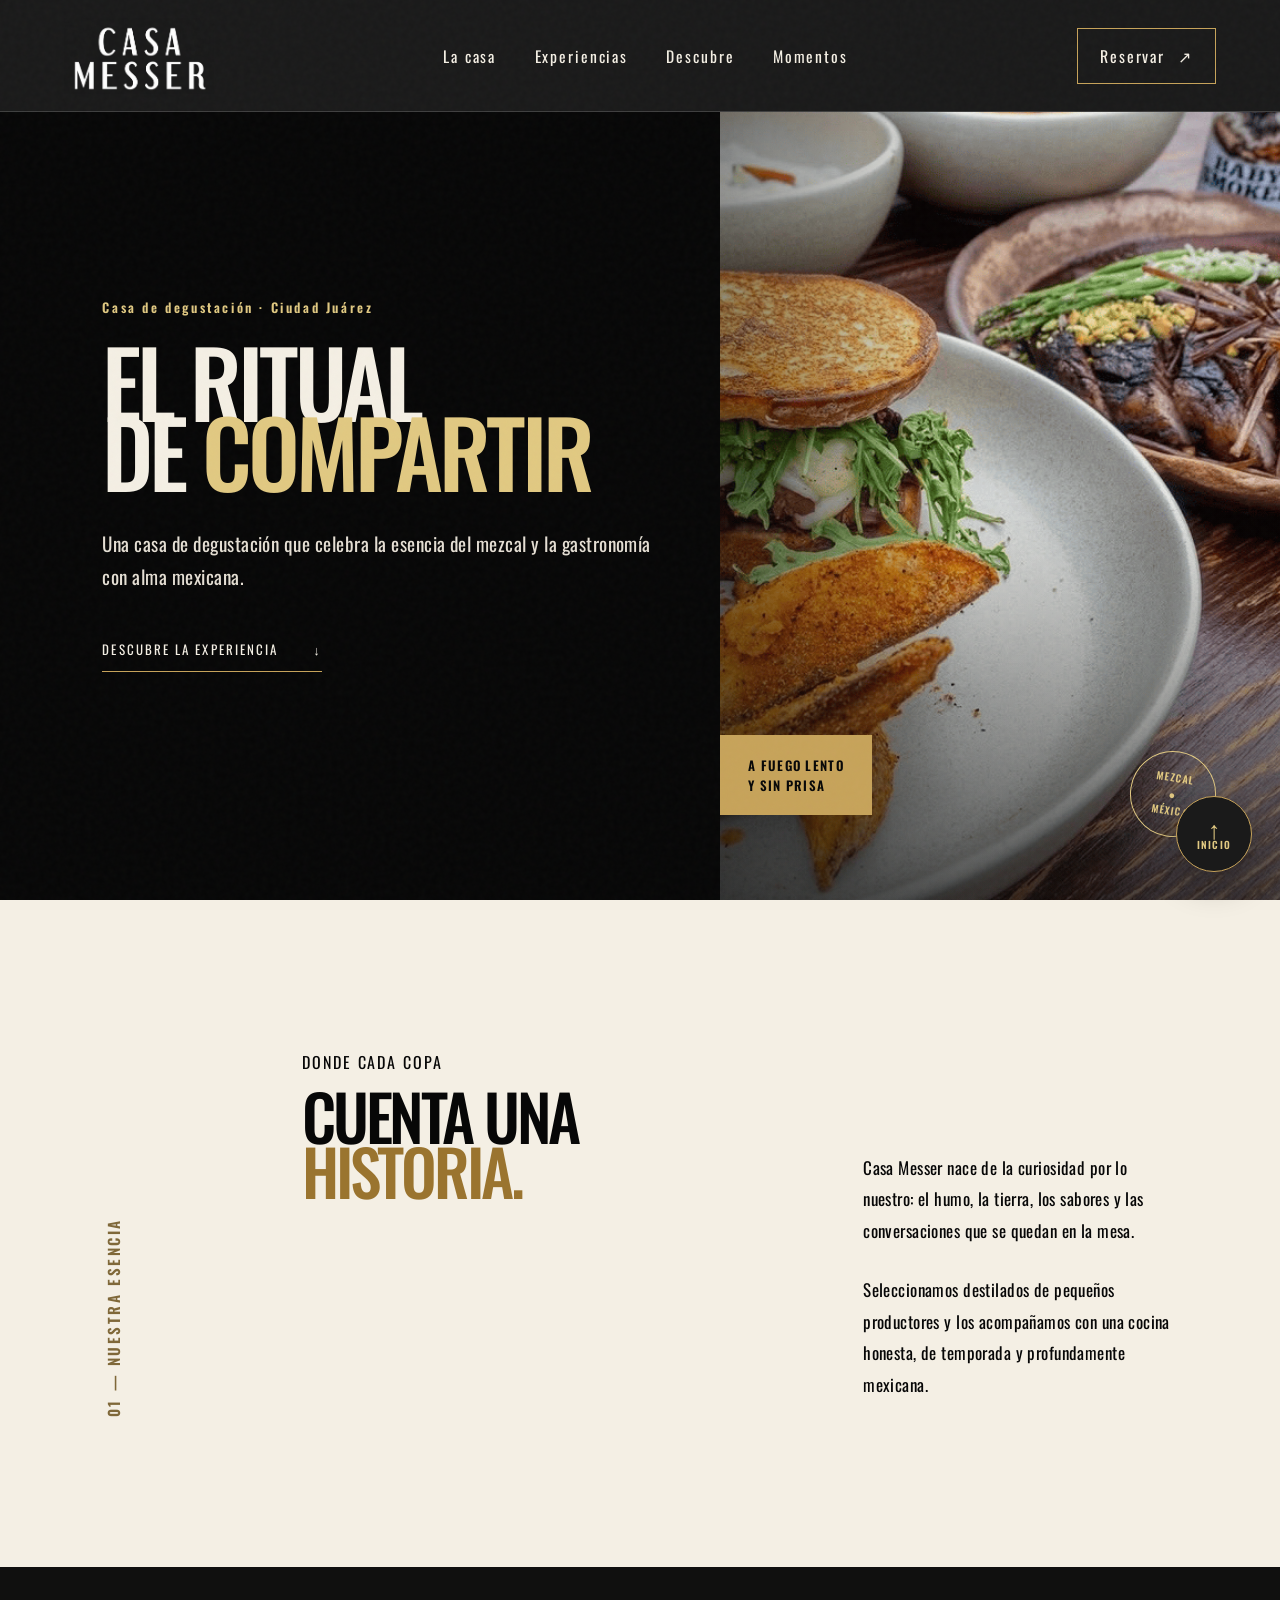
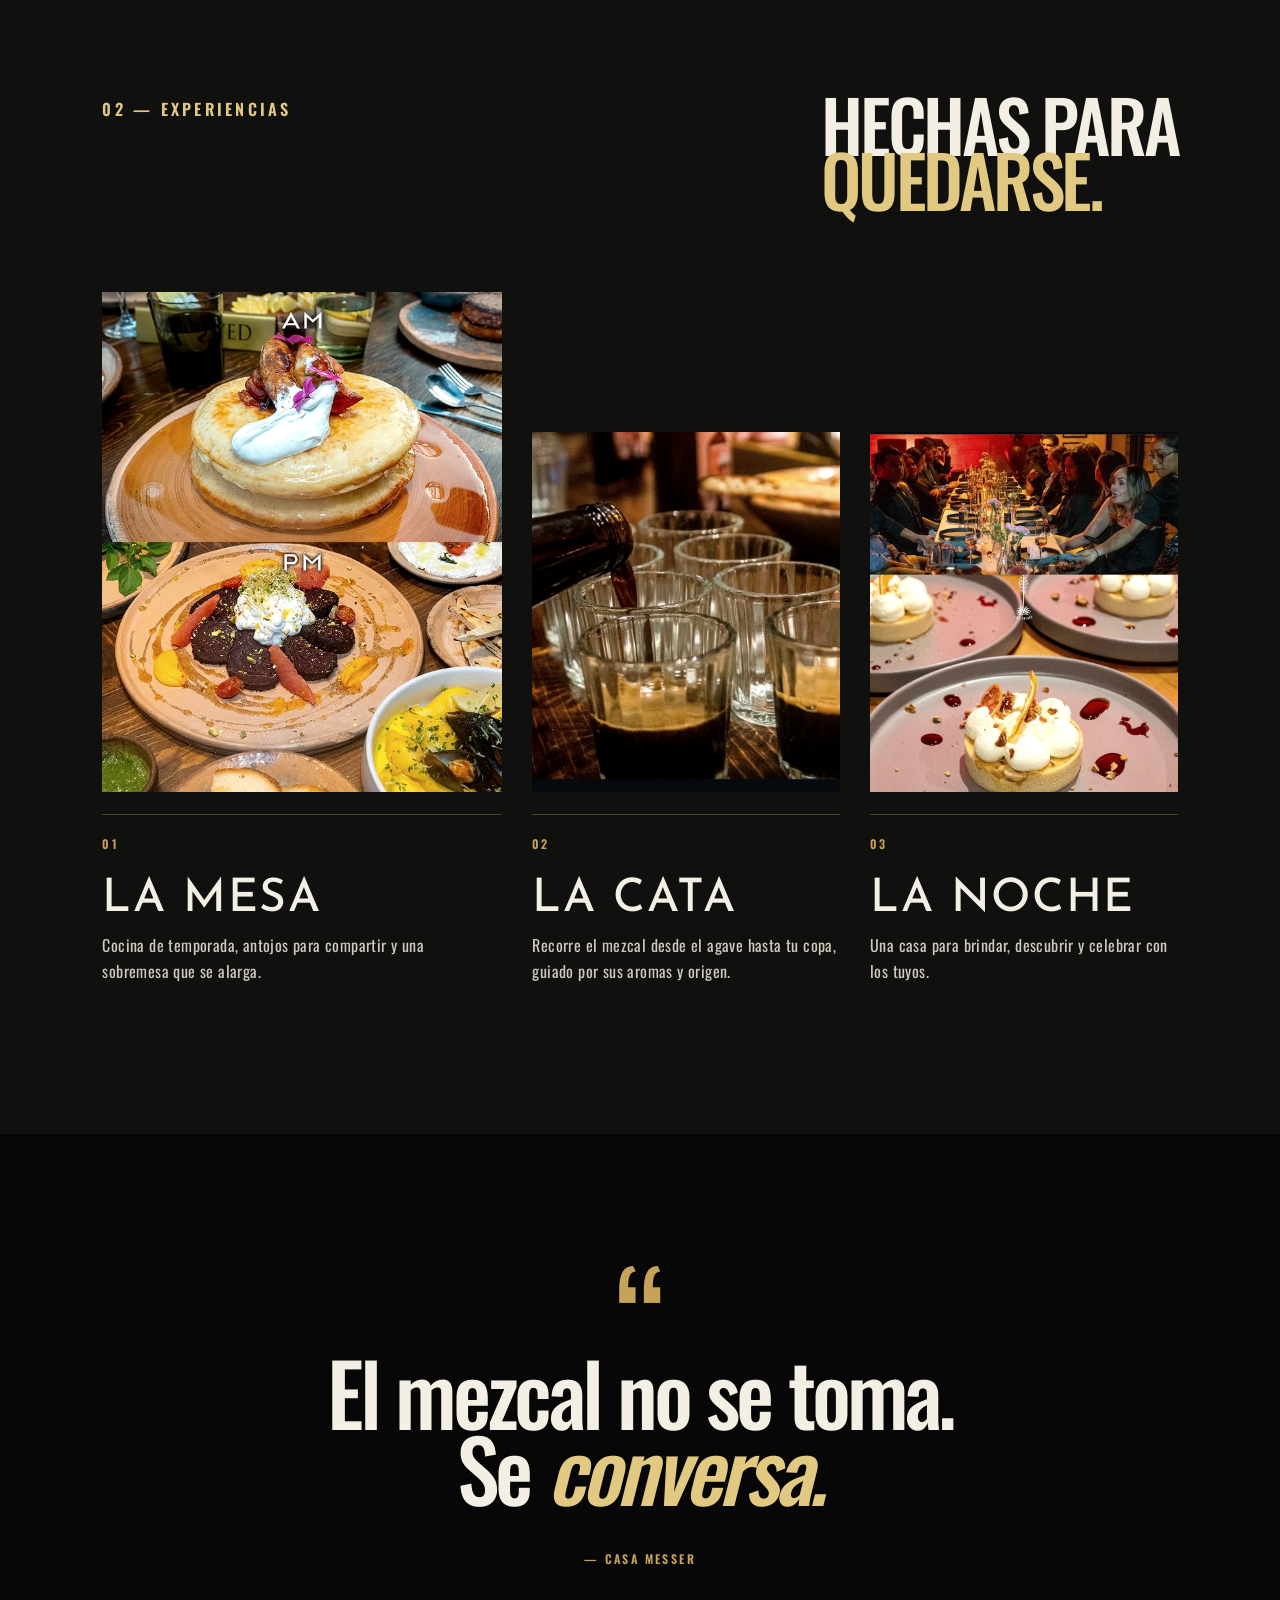
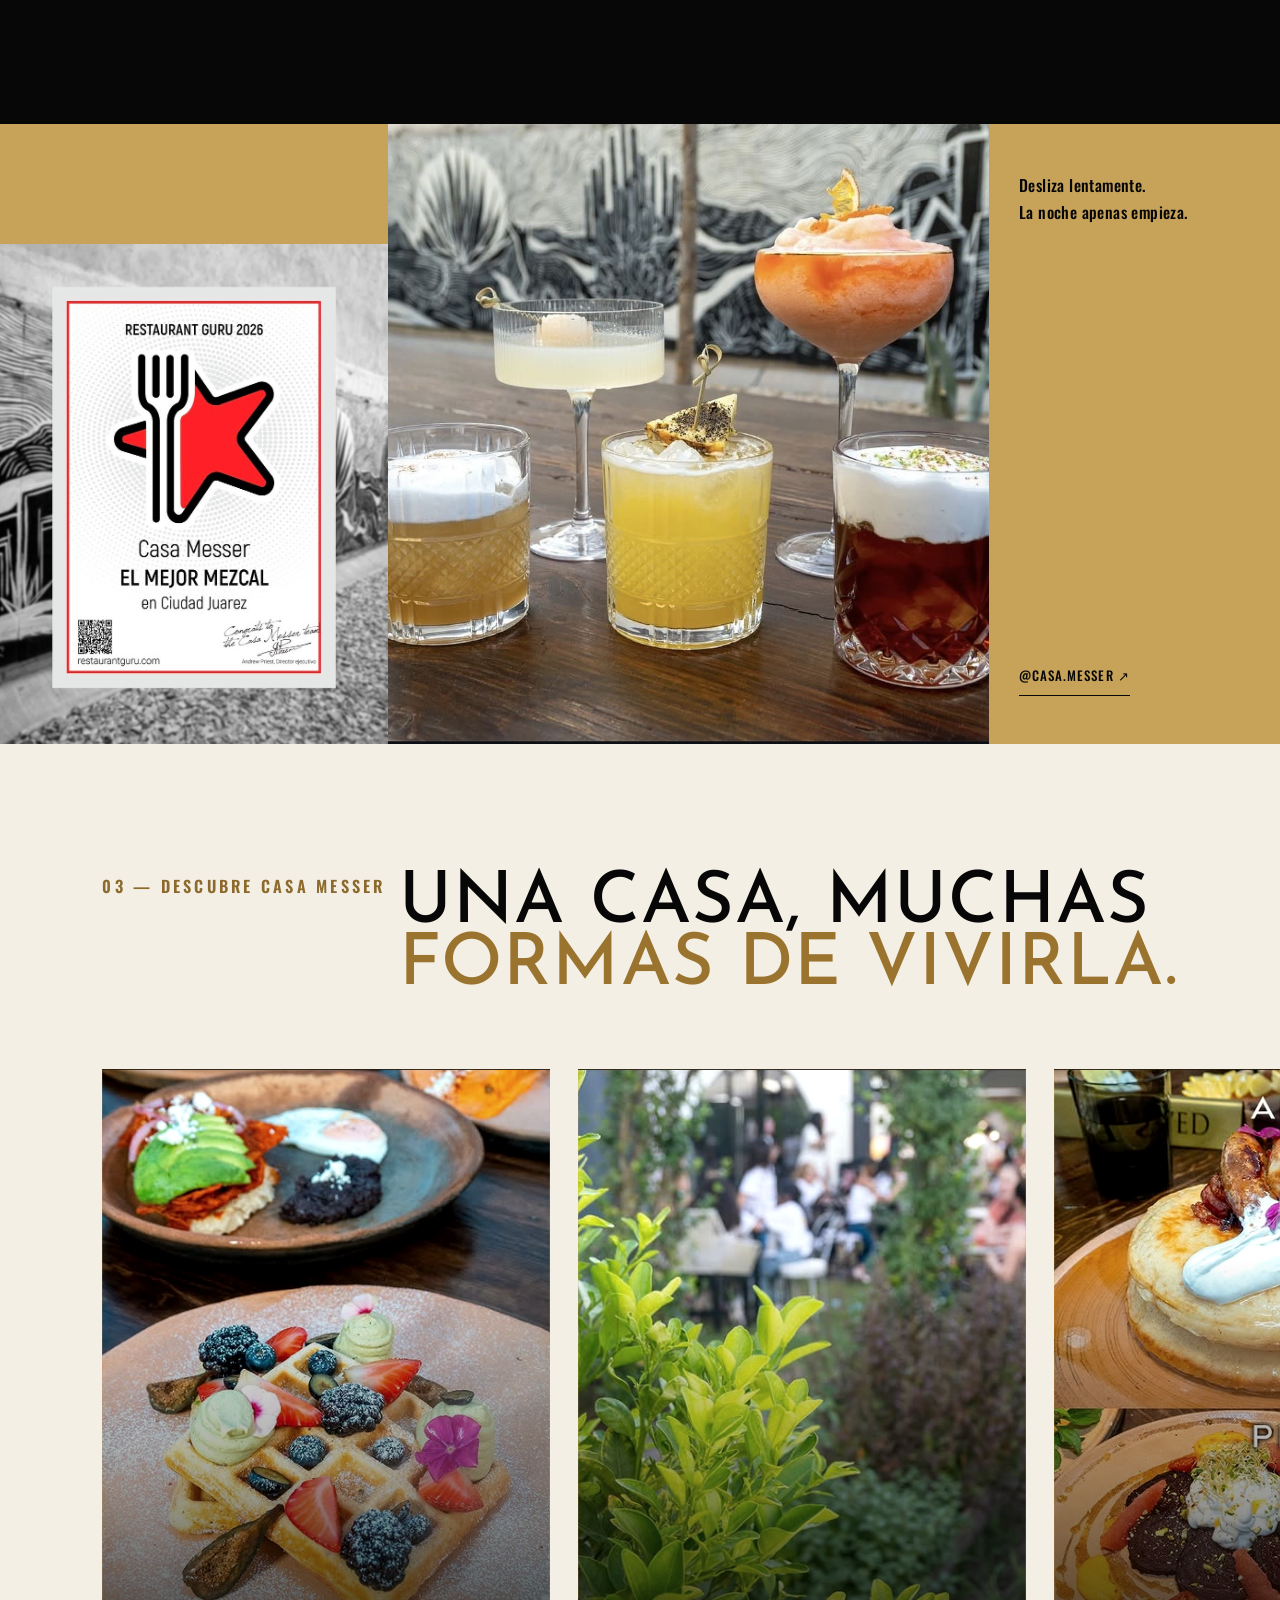
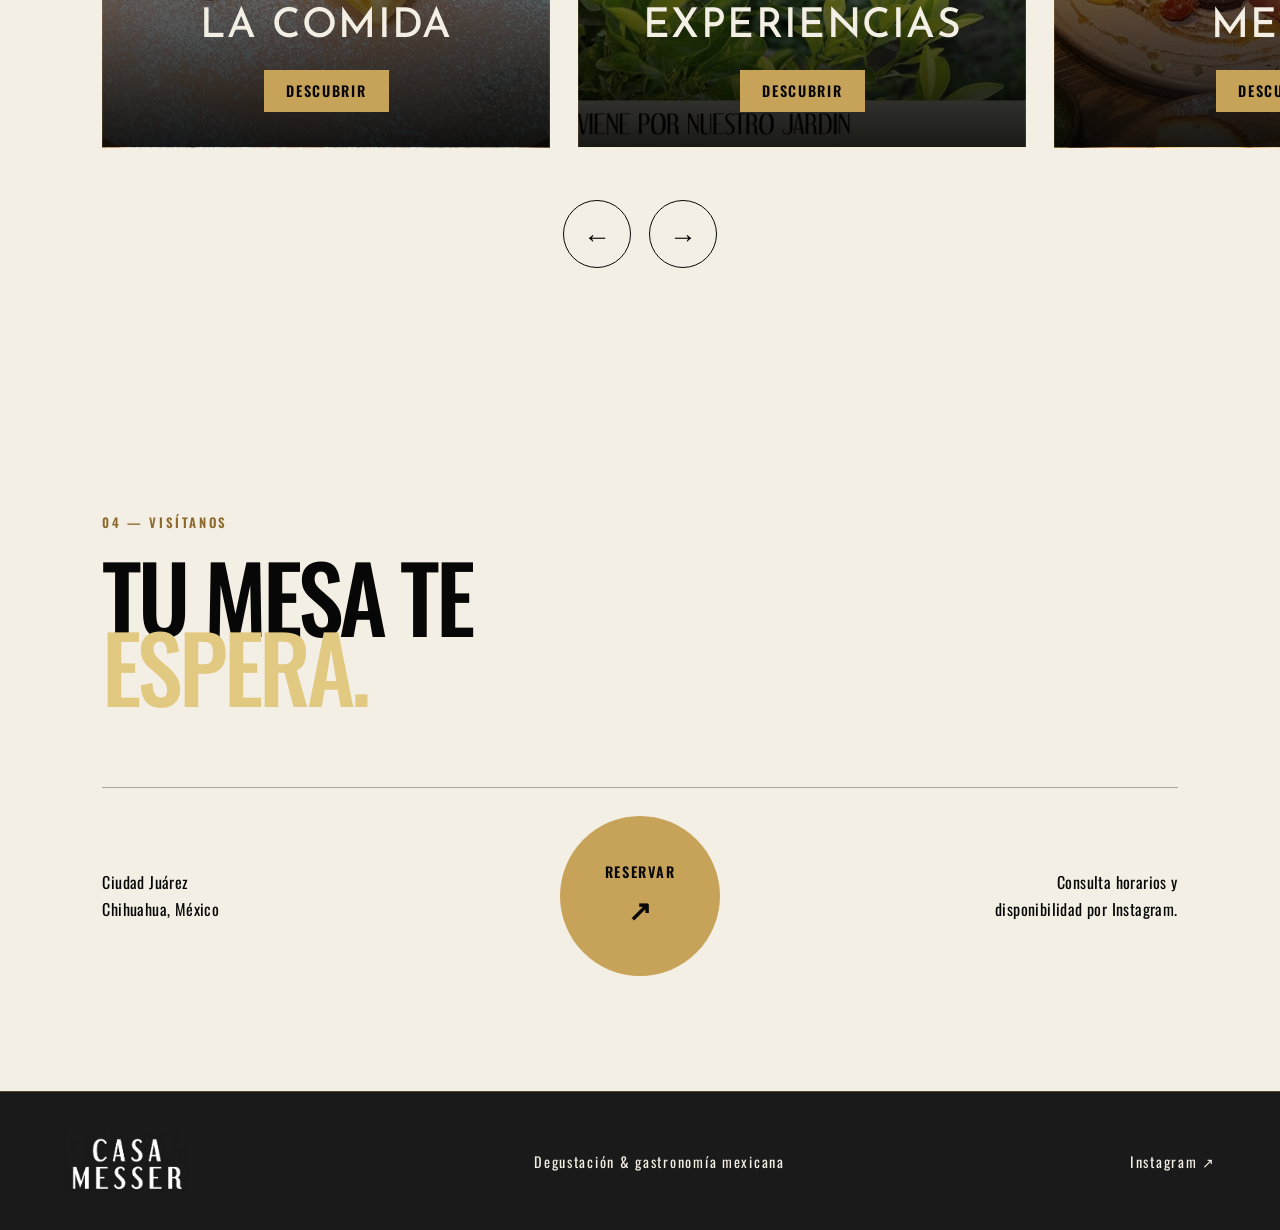
<file: index.html>
<!doctype html>
<html lang="es">
  <head>
    <meta charset="UTF-8" />
    <meta name="viewport" content="width=device-width, initial-scale=1.0" />
    <meta name="description" content="Casa Messer — degustación de mezcal y gastronomía con alma mexicana en Ciudad Juárez." />
    <title>Casa Messer — Mezcal & cocina mexicana</title>
    <link rel="preconnect" href="https://fonts.googleapis.com" />
    <link rel="preconnect" href="https://fonts.gstatic.com" crossorigin />
    <link href="https://fonts.googleapis.com/css2?family=Josefin+Sans:wght@600&family=Oswald:wght@400;500;600&display=swap" rel="stylesheet" />
    <link rel="stylesheet" href="styles.css" />
    <link rel="stylesheet" href="explore.css" />
    <link rel="stylesheet" href="overrides.css" />
    <link rel="stylesheet" href="fonts.css" />
    <link rel="stylesheet" href="typography.css" />
  </head>
  <body>
    <div class="grain"></div>
    <header class="nav">
      <a class="brand" href="#inicio" aria-label="Casa Messer, inicio"><img src="assets/casa-messer-logo-negro.png" alt="Casa Messer — Degustación y mezcal" /></a>
      <nav aria-label="Navegación principal">
        <a href="#casa">La casa</a><a href="#experiencias">Experiencias</a><a href="#explora">Descubre</a><a href="#galeria">Momentos</a>
      </nav>
      <a class="nav-cta" href="https://www.instagram.com/casa.messer/" target="_blank" rel="noreferrer">Reservar <span>↗</span></a>
    </header>

    <main id="inicio">
      <section class="hero">
        <div class="hero-copy">
          <p class="eyebrow">Casa de degustación · Ciudad Juárez</p>
          <h1>El ritual<br />de <em>compartir</em></h1>
          <p class="intro">Una casa de degustación que celebra la esencia del mezcal y la gastronomía con alma mexicana.</p>
          <a class="text-link" href="#experiencias">Descubre la experiencia <span>↓</span></a>
        </div>
        <div class="hero-image image-frame">
          <img src="assets/mesa.png" alt="Fotografía de Casa Messer publicada en Instagram" />
          <p class="image-label">A fuego lento<br />y sin prisa</p>
        </div>
        <div class="hero-stamp">MEZCAL<br /><strong>•</strong><br />MÉXICO</div>
      </section>

      <section id="casa" class="manifesto">
        <p class="vertical-label">01 — NUESTRA ESENCIA</p>
        <div class="manifesto-title"><p>Donde cada copa</p><h2>cuenta una<br /><em>historia.</em></h2></div>
        <div class="manifesto-copy">
          <p>Casa Messer nace de la curiosidad por lo nuestro: el humo, la tierra, los sabores y las conversaciones que se quedan en la mesa.</p>
          <p>Seleccionamos destilados de pequeños productores y los acompañamos con una cocina honesta, de temporada y profundamente mexicana.</p>
        </div>
      </section>

      <section id="experiencias" class="experiences">
        <div class="section-head"><p class="eyebrow">02 — EXPERIENCIAS</p><h2>Hechas para<br /><em>quedarse.</em></h2></div>
        <div class="experience-grid">
          <article class="experience-card featured"><img src="assets/instagram-plato.jpg" alt="Platillo de Casa Messer publicado en Instagram" /><div><p>01</p><h3>La mesa</h3><span>Cocina de temporada, antojos para compartir y una sobremesa que se alarga.</span></div></article>
          <article class="experience-card"><img src="assets/catamesser2.jpg" alt="Mezcal y experiencia de Casa Messer publicada en Instagram" /><div><p>02</p><h3>La cata</h3><span>Recorre el mezcal desde el agave hasta tu copa, guiado por sus aromas y origen.</span></div></article>
          <article class="experience-card"><img src="assets/lanoche.jpg" alt="Celebración en Casa Messer publicada en Instagram" /><div><p>03</p><h3>La noche</h3><span>Una casa para brindar, descubrir y celebrar con los tuyos.</span></div></article>
        </div>
      </section>

      <section class="quote"><div class="quote-mark">“</div><blockquote>El mezcal no se toma.<br />Se <em>conversa.</em></blockquote><p>— CASA MESSER</p></section>

      <section id="galeria" class="gallery"><div class="gallery-a"><img src="assets/mejormezcal.jpg" alt="Brunch de Casa Messer publicado en Instagram" /></div><div class="gallery-b"><img src="assets/mixologia.jpg" alt="Ambiente de Casa Messer publicado en Instagram" /></div><div class="gallery-note"><p>Desliza lentamente.<br />La noche apenas empieza.</p><a href="https://www.instagram.com/casa.messer/" target="_blank" rel="noreferrer">@casa.messer ↗</a></div></section>

      <section class="explore" id="explora">
        <div class="explore-head"><p class="eyebrow">03 — DESCUBRE CASA MESSER</p><h2>Una casa, muchas<br /><em>formas de vivirla.</em></h2></div>
        <div class="explore-grid" id="explore-carousel" role="region" aria-label="Secciones de Casa Messer" tabindex="0">
          <a class="explore-card wide" href="la-comida.html"><img src="assets/instagram-brunch.jpg" alt="Platillos de Casa Messer" /><span>La comida <b>↗</b></span></a>
          <a class="explore-card" href="experiencias.html"><img src="assets/instagram-casa.jpg" alt="Experiencia Casa Messer" /><span>Experiencias <b>↗</b></span></a>
          <a class="explore-card" href="menu.html"><img src="assets/instagram-plato.jpg" alt="Comida de Casa Messer" /><span>Menú <b>↗</b></span></a>
          <a class="explore-card" href="eventos.html"><img src="assets/eventoscasamesser.jpg" alt="Evento en Casa Messer" /><span>Eventos <b>↗</b></span></a>
          <a class="explore-card wide" href="catas.html"><img src="assets/instagram-mezcal.jpg" alt="Mezcal de Casa Messer" /><span>Catas <b>↗</b></span></a>
          <a class="explore-card" href="bodas.html"><img src="assets/bodas.jpg" alt="Celebración especial en Casa Messer" /><span>Bodas <b>↗</b></span></a>
          <a class="explore-card" href="eventos-privados.html"><img src="assets/ginCasaMesser.jpg" alt="Evento privado Casa Messer" /><span>Eventos<br />privados <b>↗</b></span></a>
          
        </div>
        <div class="carousel-controls" aria-label="Controles del carrusel">
          <button class="carousel-button carousel-prev" type="button" aria-label="Ver sección anterior">←</button>
          <button class="carousel-button carousel-next" type="button" aria-label="Ver sección siguiente">→</button>
        </div>
      </section>

      <section class="visit"><p class="eyebrow">04 — VISÍTANOS</p><h2>Tu mesa te<br /><em>espera.</em></h2><div class="visit-details"><p>Ciudad Juárez<br />Chihuahua, México</p><a class="round-cta" href="https://www.instagram.com/casa.messer/" target="_blank" rel="noreferrer">RESERVAR<br /><span>↗</span></a><p>Consulta horarios y<br />disponibilidad por Instagram.</p></div></section>
    </main>
    <footer><a class="brand" href="#inicio"><img src="assets/casa-messer-logo-negro.png" alt="Casa Messer — Degustación y mezcal" /></a><p>Degustación & gastronomía mexicana</p><a href="https://www.instagram.com/casa.messer/" target="_blank" rel="noreferrer">Instagram ↗</a></footer>
    <script src="script.js"></script>
  </body>
</html>
</file>
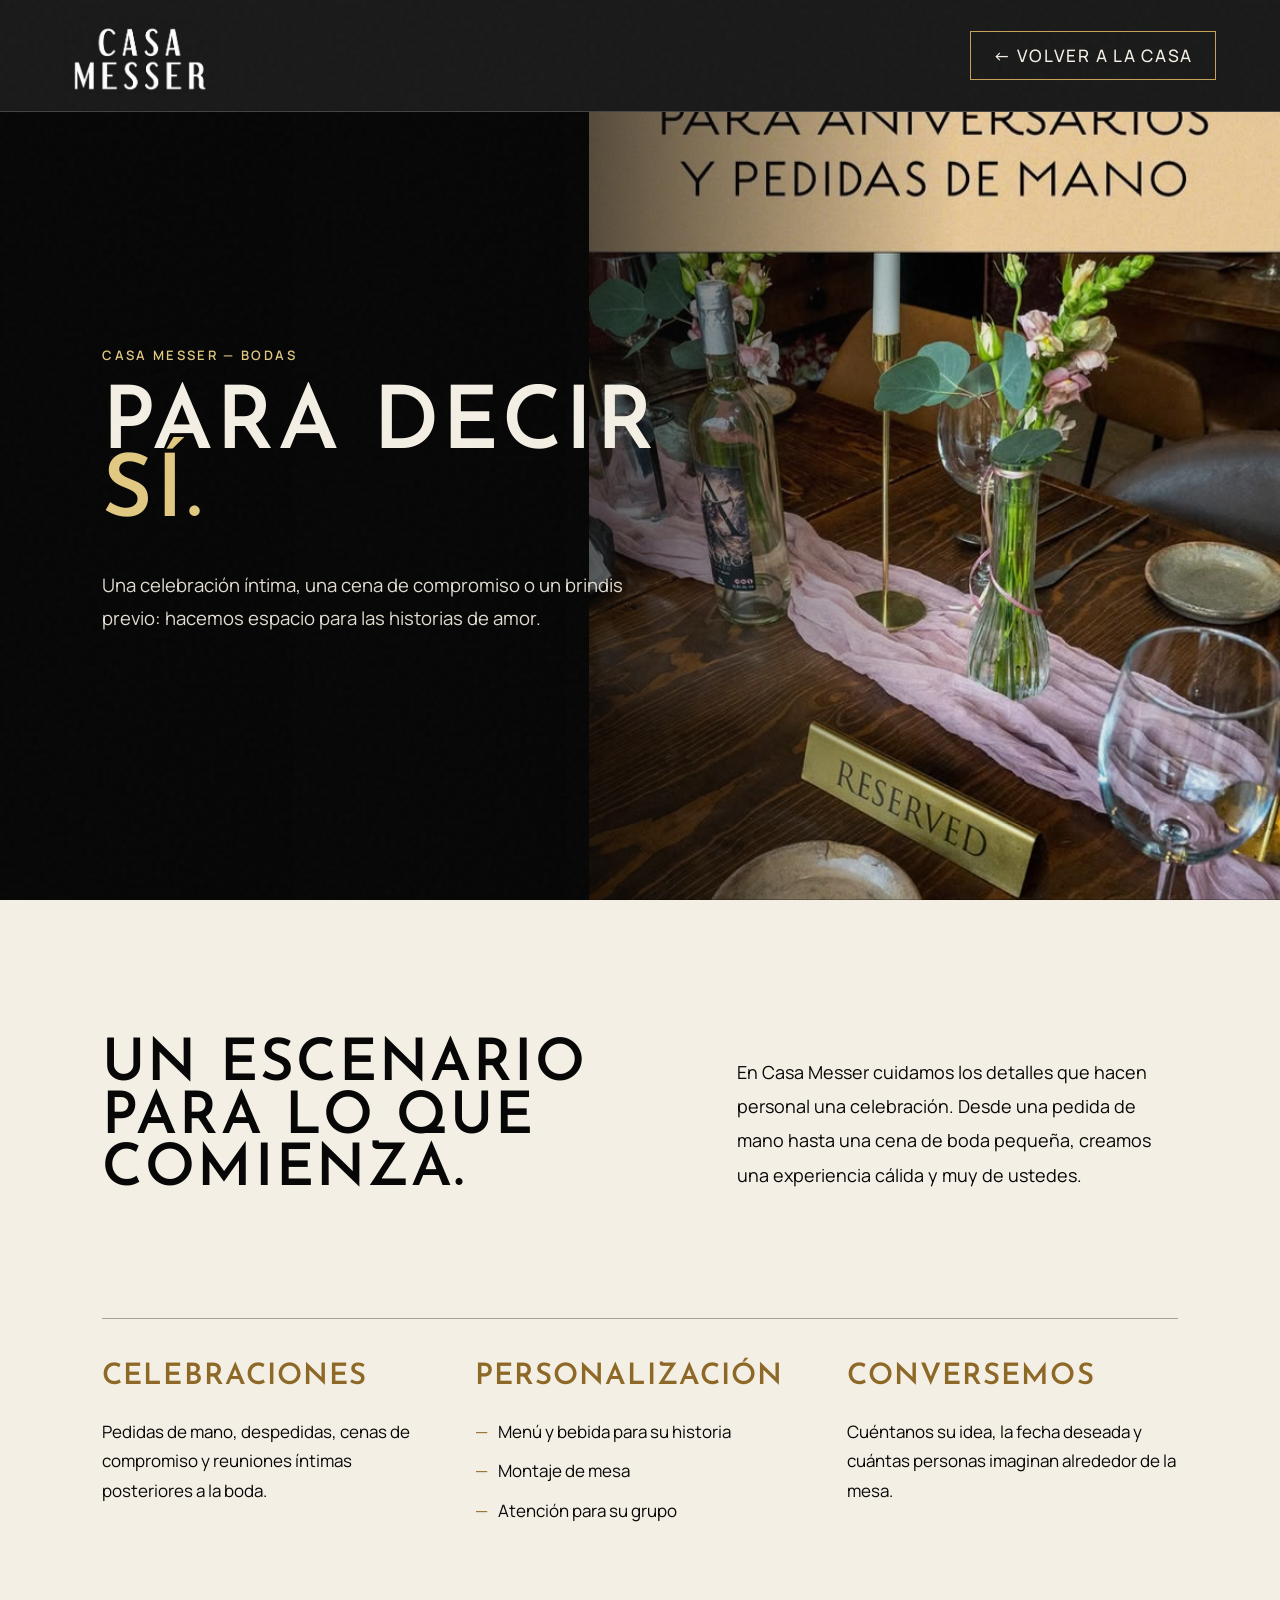
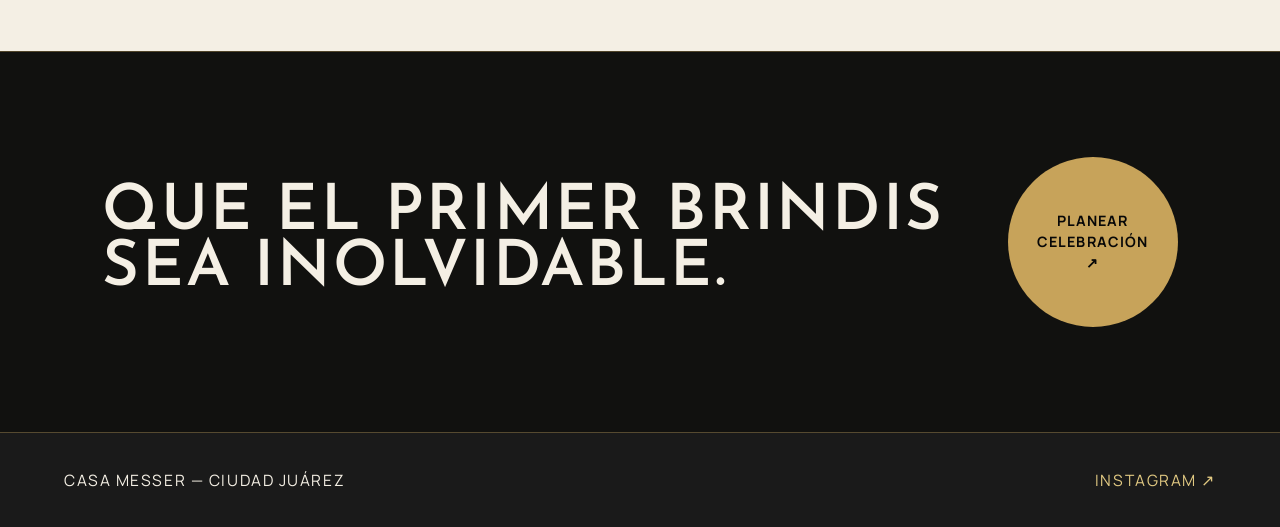
<file: bodas.html>
<!doctype html><html lang="es"><head><meta charset="utf-8"><meta name="viewport" content="width=device-width,initial-scale=1"><title>Bodas — Casa Messer</title><link rel="preconnect" href="https://fonts.googleapis.com"><link rel="preconnect" href="https://fonts.gstatic.com" crossorigin><link href="https://fonts.googleapis.com/css2?family=DM+Mono&family=Fraunces:opsz,wght@9..144,500;9..144,600&family=Manrope:wght@400;500;600&display=swap" rel="stylesheet"><link rel="stylesheet" href="pages.css"></head><body><header class="top"><a class="brand" href="index.html">CASA<br>MESSER<i>MEZCAL</i></a><a class="back" href="index.html#explora">← VOLVER A LA CASA</a></header><main><section class="hero-page"><div class="copy"><p class="eyebrow">CASA MESSER — BODAS</p><h1>Para decir<br><em>sí.</em></h1><p class="lead">Una celebración íntima, una cena de compromiso o un brindis previo: hacemos espacio para las historias de amor.</p></div><img src="assets/instagram-celebracion.jpg" alt="Celebración especial Casa Messer"></section><section class="content"><div class="intro-grid"><h2>Un escenario para lo que comienza.</h2><p>En Casa Messer cuidamos los detalles que hacen personal una celebración. Desde una pedida de mano hasta una cena de boda pequeña, creamos una experiencia cálida y muy de ustedes.</p></div><div class="details"><div><h3>CELEBRACIONES</h3><p>Pedidas de mano, despedidas, cenas de compromiso y reuniones íntimas posteriores a la boda.</p></div><div><h3>PERSONALIZACIÓN</h3><ul><li>Menú y bebida para su historia</li><li>Montaje de mesa</li><li>Atención para su grupo</li></ul></div><div><h3>CONVERSEMOS</h3><p>Cuéntanos su idea, la fecha deseada y cuántas personas imaginan alrededor de la mesa.</p></div></div><div class="callout"><h2>Que el primer brindis<br>sea inolvidable.</h2><a href="https://www.instagram.com/casa.messer/" target="_blank">PLANEAR CELEBRACIÓN ↗</a></div></section></main><footer><span>CASA MESSER — CIUDAD JUÁREZ</span><a href="https://www.instagram.com/casa.messer/">INSTAGRAM ↗</a></footer></body></html>
</file>
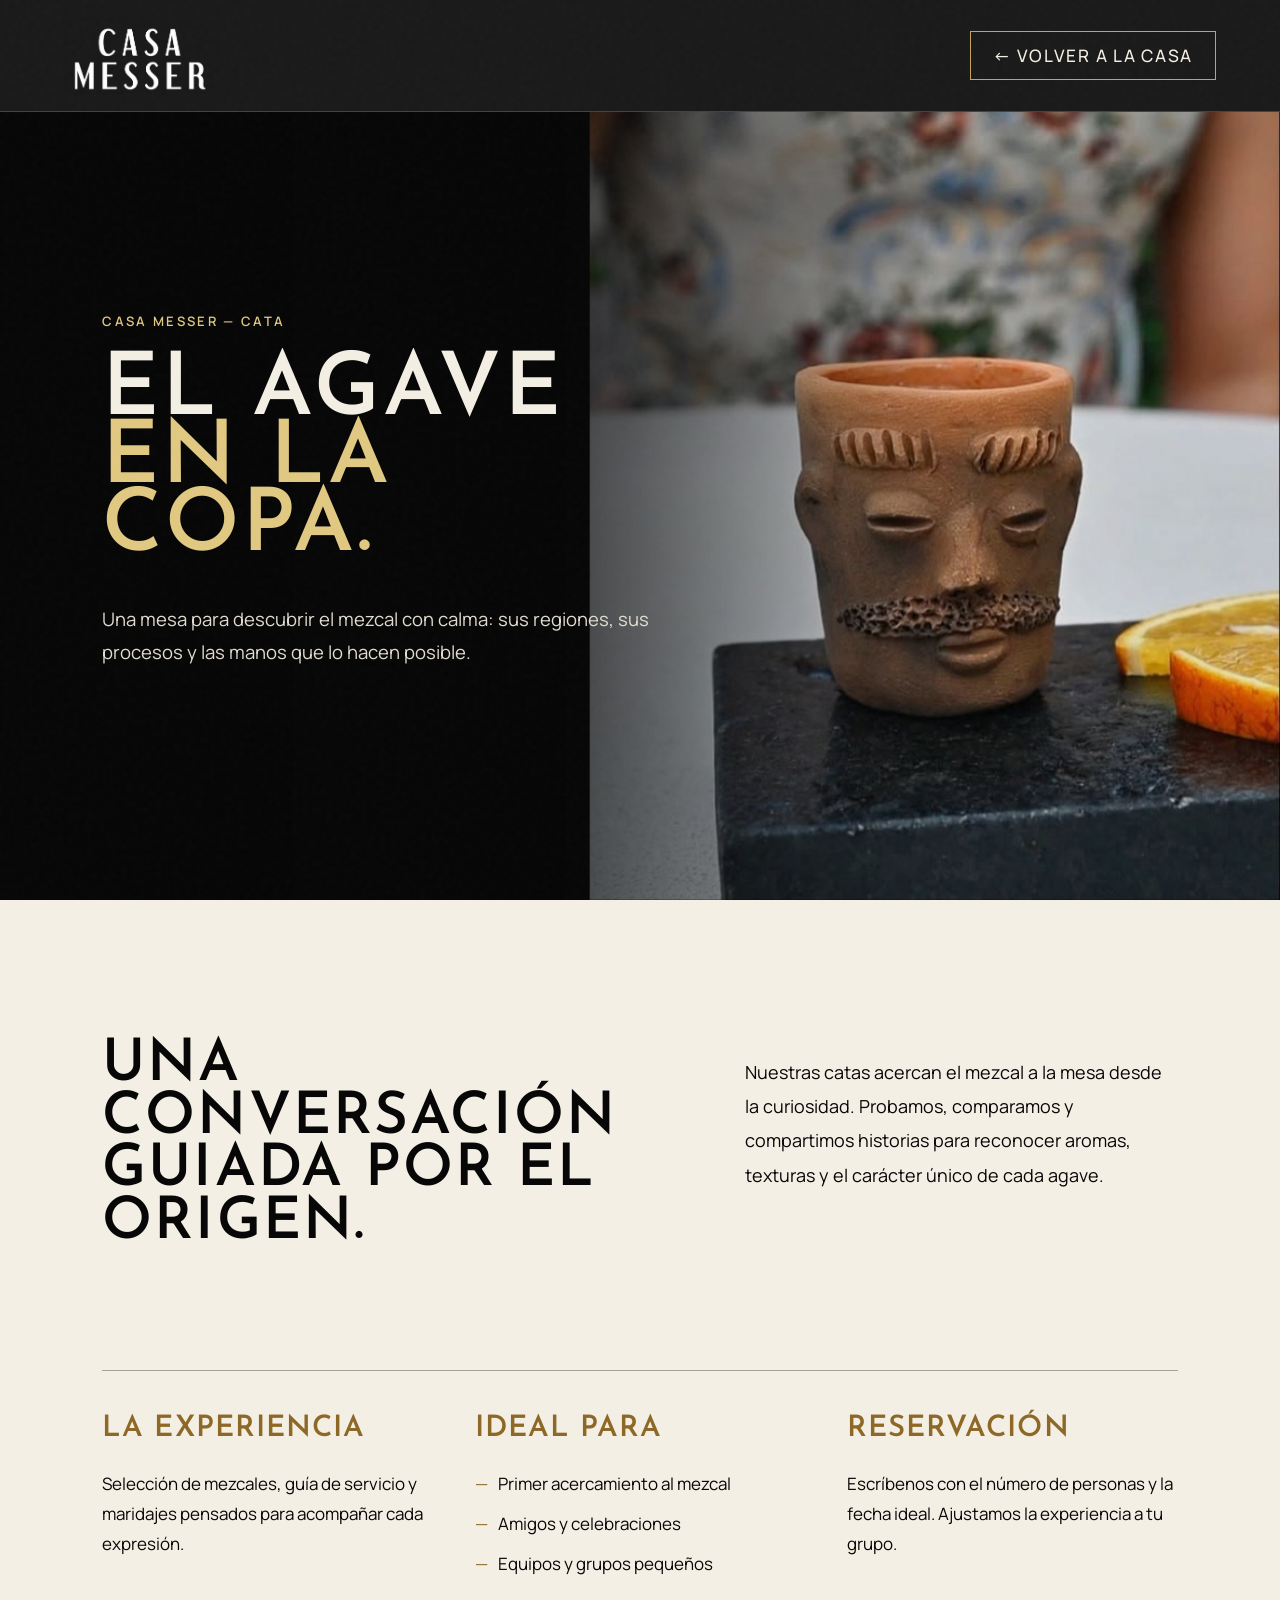
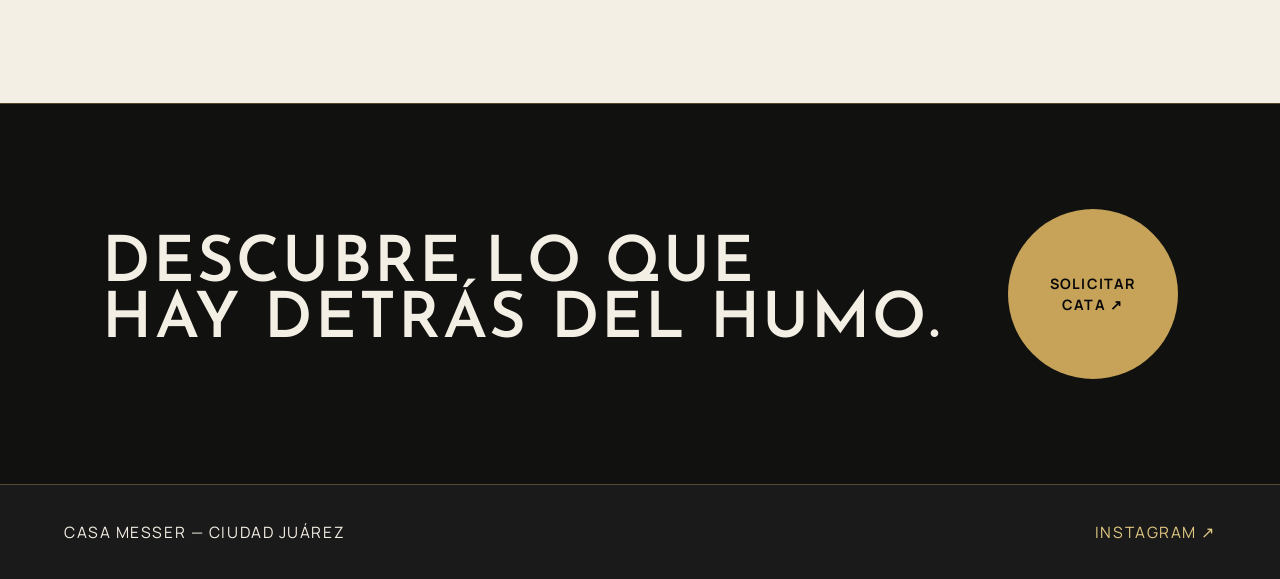
<file: catas.html>
<!doctype html><html lang="es"><head><meta charset="utf-8"><meta name="viewport" content="width=device-width,initial-scale=1"><title>Catas — Casa Messer</title><link rel="preconnect" href="https://fonts.googleapis.com"><link rel="preconnect" href="https://fonts.gstatic.com" crossorigin><link href="https://fonts.googleapis.com/css2?family=DM+Mono&family=Fraunces:opsz,wght@9..144,500;9..144,600&family=Manrope:wght@400;500;600&display=swap" rel="stylesheet"><link rel="stylesheet" href="pages.css"></head><body><header class="top"><a class="brand" href="index.html">CASA<br>MESSER<i>MEZCAL</i></a><a class="back" href="index.html#explora">← VOLVER A LA CASA</a></header><main><section class="hero-page"><div class="copy"><p class="eyebrow">CASA MESSER — CATA</p><h1>El agave<br><em>en la copa.</em></h1><p class="lead">Una mesa para descubrir el mezcal con calma: sus regiones, sus procesos y las manos que lo hacen posible.</p></div><img src="assets/instagram-mezcal.jpg" alt="Mezcal de Casa Messer"></section><section class="content"><div class="intro-grid"><h2>Una conversación guiada por el origen.</h2><p>Nuestras catas acercan el mezcal a la mesa desde la curiosidad. Probamos, comparamos y compartimos historias para reconocer aromas, texturas y el carácter único de cada agave.</p></div><div class="details"><div><h3>LA EXPERIENCIA</h3><p>Selección de mezcales, guía de servicio y maridajes pensados para acompañar cada expresión.</p></div><div><h3>IDEAL PARA</h3><ul><li>Primer acercamiento al mezcal</li><li>Amigos y celebraciones</li><li>Equipos y grupos pequeños</li></ul></div><div><h3>RESERVACIÓN</h3><p>Escríbenos con el número de personas y la fecha ideal. Ajustamos la experiencia a tu grupo.</p></div></div><div class="callout"><h2>Descubre lo que<br>hay detrás del humo.</h2><a href="https://www.instagram.com/casa.messer/" target="_blank">SOLICITAR CATA ↗</a></div></section></main><footer><span>CASA MESSER — CIUDAD JUÁREZ</span><a href="https://www.instagram.com/casa.messer/">INSTAGRAM ↗</a></footer></body></html>
</file>
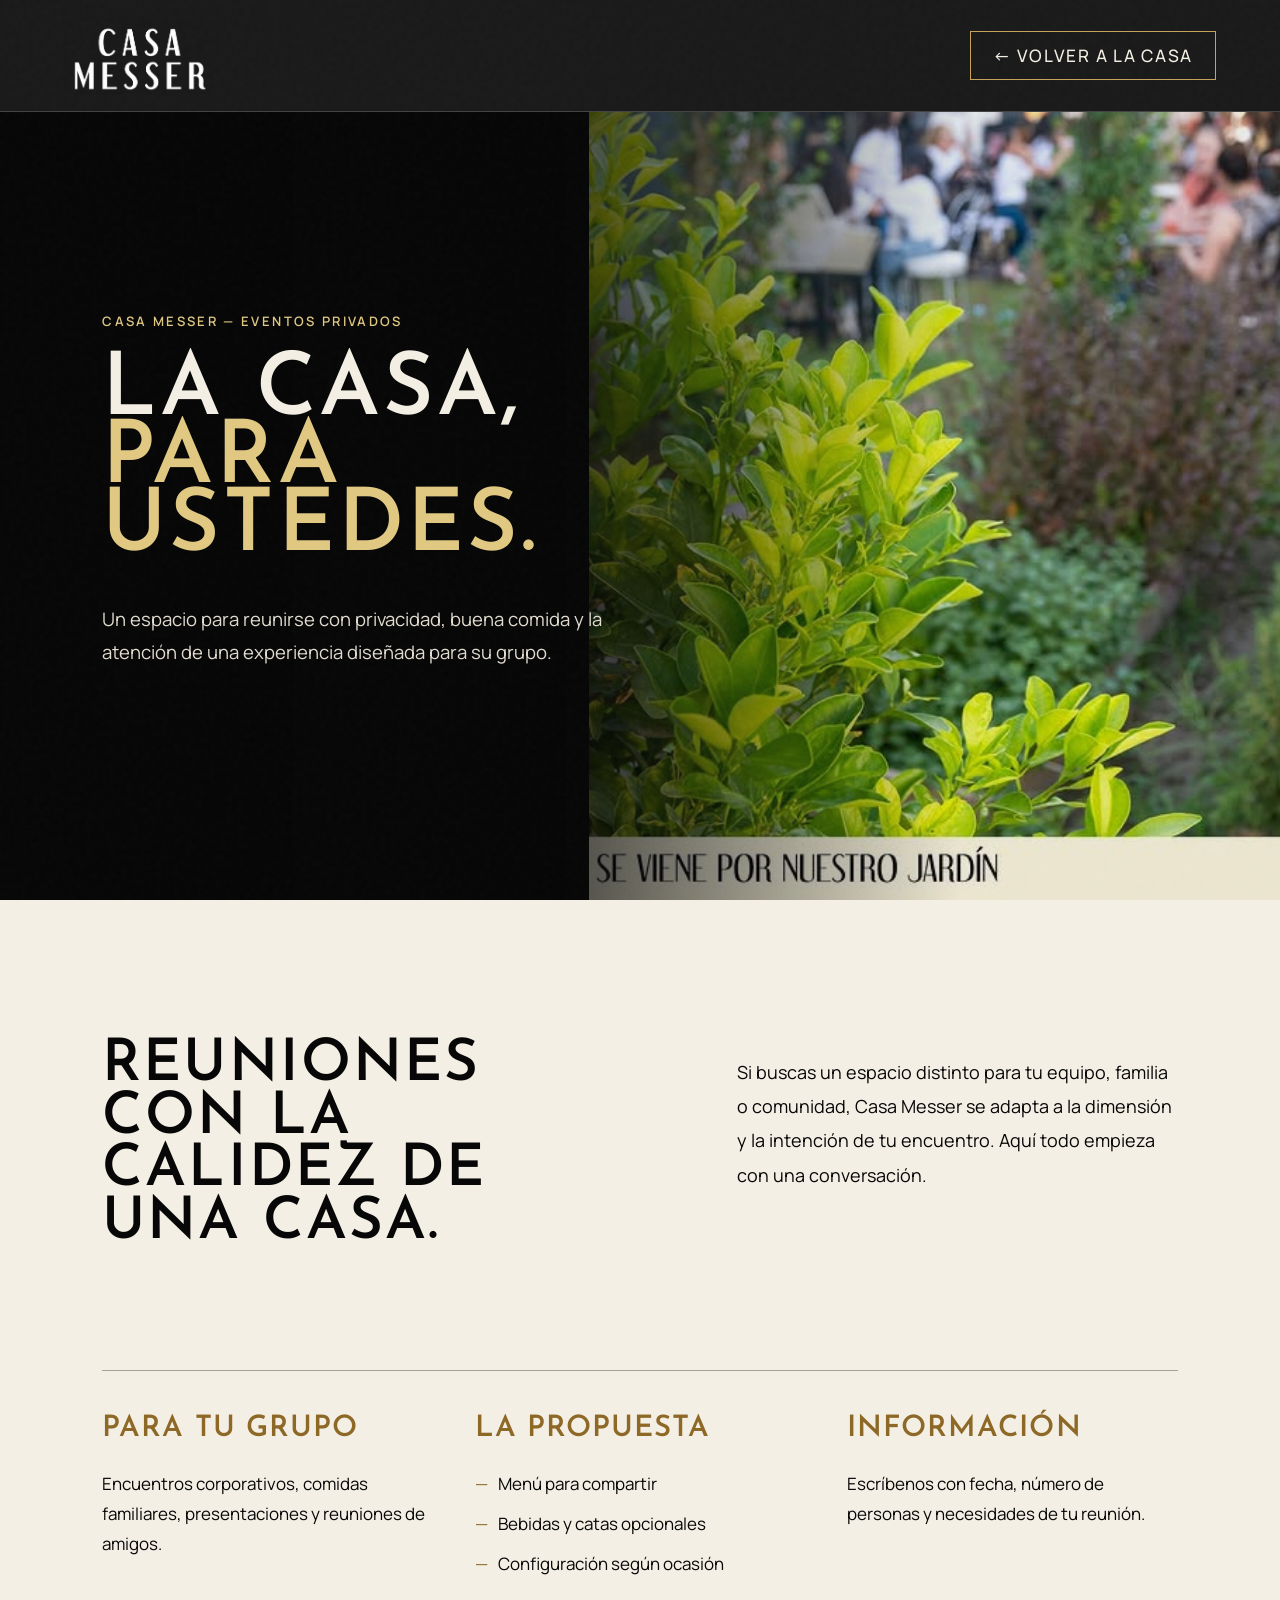
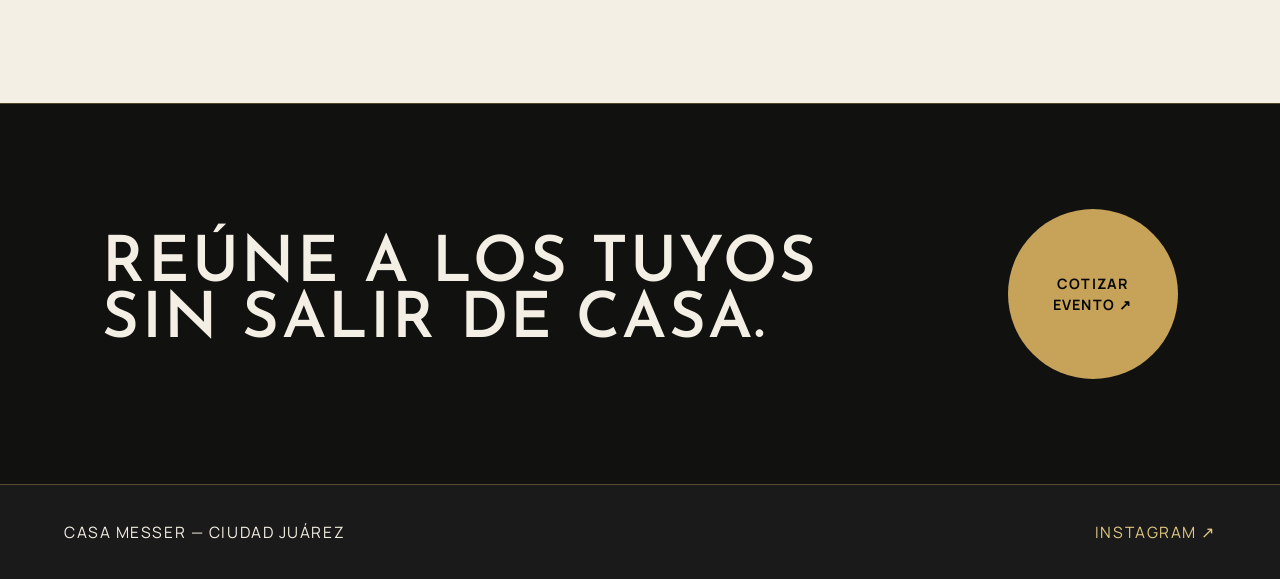
<file: eventos-privados.html>
<!doctype html><html lang="es"><head><meta charset="utf-8"><meta name="viewport" content="width=device-width,initial-scale=1"><title>Eventos privados — Casa Messer</title><link rel="preconnect" href="https://fonts.googleapis.com"><link rel="preconnect" href="https://fonts.gstatic.com" crossorigin><link href="https://fonts.googleapis.com/css2?family=DM+Mono&family=Fraunces:opsz,wght@9..144,500;9..144,600&family=Manrope:wght@400;500;600&display=swap" rel="stylesheet"><link rel="stylesheet" href="pages.css"></head><body><header class="top"><a class="brand" href="index.html">CASA<br>MESSER<i>MEZCAL</i></a><a class="back" href="index.html#explora">← VOLVER A LA CASA</a></header><main><section class="hero-page"><div class="copy"><p class="eyebrow">CASA MESSER — EVENTOS PRIVADOS</p><h1>La casa,<br><em>para ustedes.</em></h1><p class="lead">Un espacio para reunirse con privacidad, buena comida y la atención de una experiencia diseñada para su grupo.</p></div><img src="assets/instagram-casa.jpg" alt="Ambiente de Casa Messer"></section><section class="content"><div class="intro-grid"><h2>Reuniones con la calidez de una casa.</h2><p>Si buscas un espacio distinto para tu equipo, familia o comunidad, Casa Messer se adapta a la dimensión y la intención de tu encuentro. Aquí todo empieza con una conversación.</p></div><div class="details"><div><h3>PARA TU GRUPO</h3><p>Encuentros corporativos, comidas familiares, presentaciones y reuniones de amigos.</p></div><div><h3>LA PROPUESTA</h3><ul><li>Menú para compartir</li><li>Bebidas y catas opcionales</li><li>Configuración según ocasión</li></ul></div><div><h3>INFORMACIÓN</h3><p>Escríbenos con fecha, número de personas y necesidades de tu reunión.</p></div></div><div class="callout"><h2>Reúne a los tuyos<br>sin salir de casa.</h2><a href="https://www.instagram.com/casa.messer/" target="_blank">COTIZAR EVENTO ↗</a></div></section></main><footer><span>CASA MESSER — CIUDAD JUÁREZ</span><a href="https://www.instagram.com/casa.messer/">INSTAGRAM ↗</a></footer></body></html>
</file>
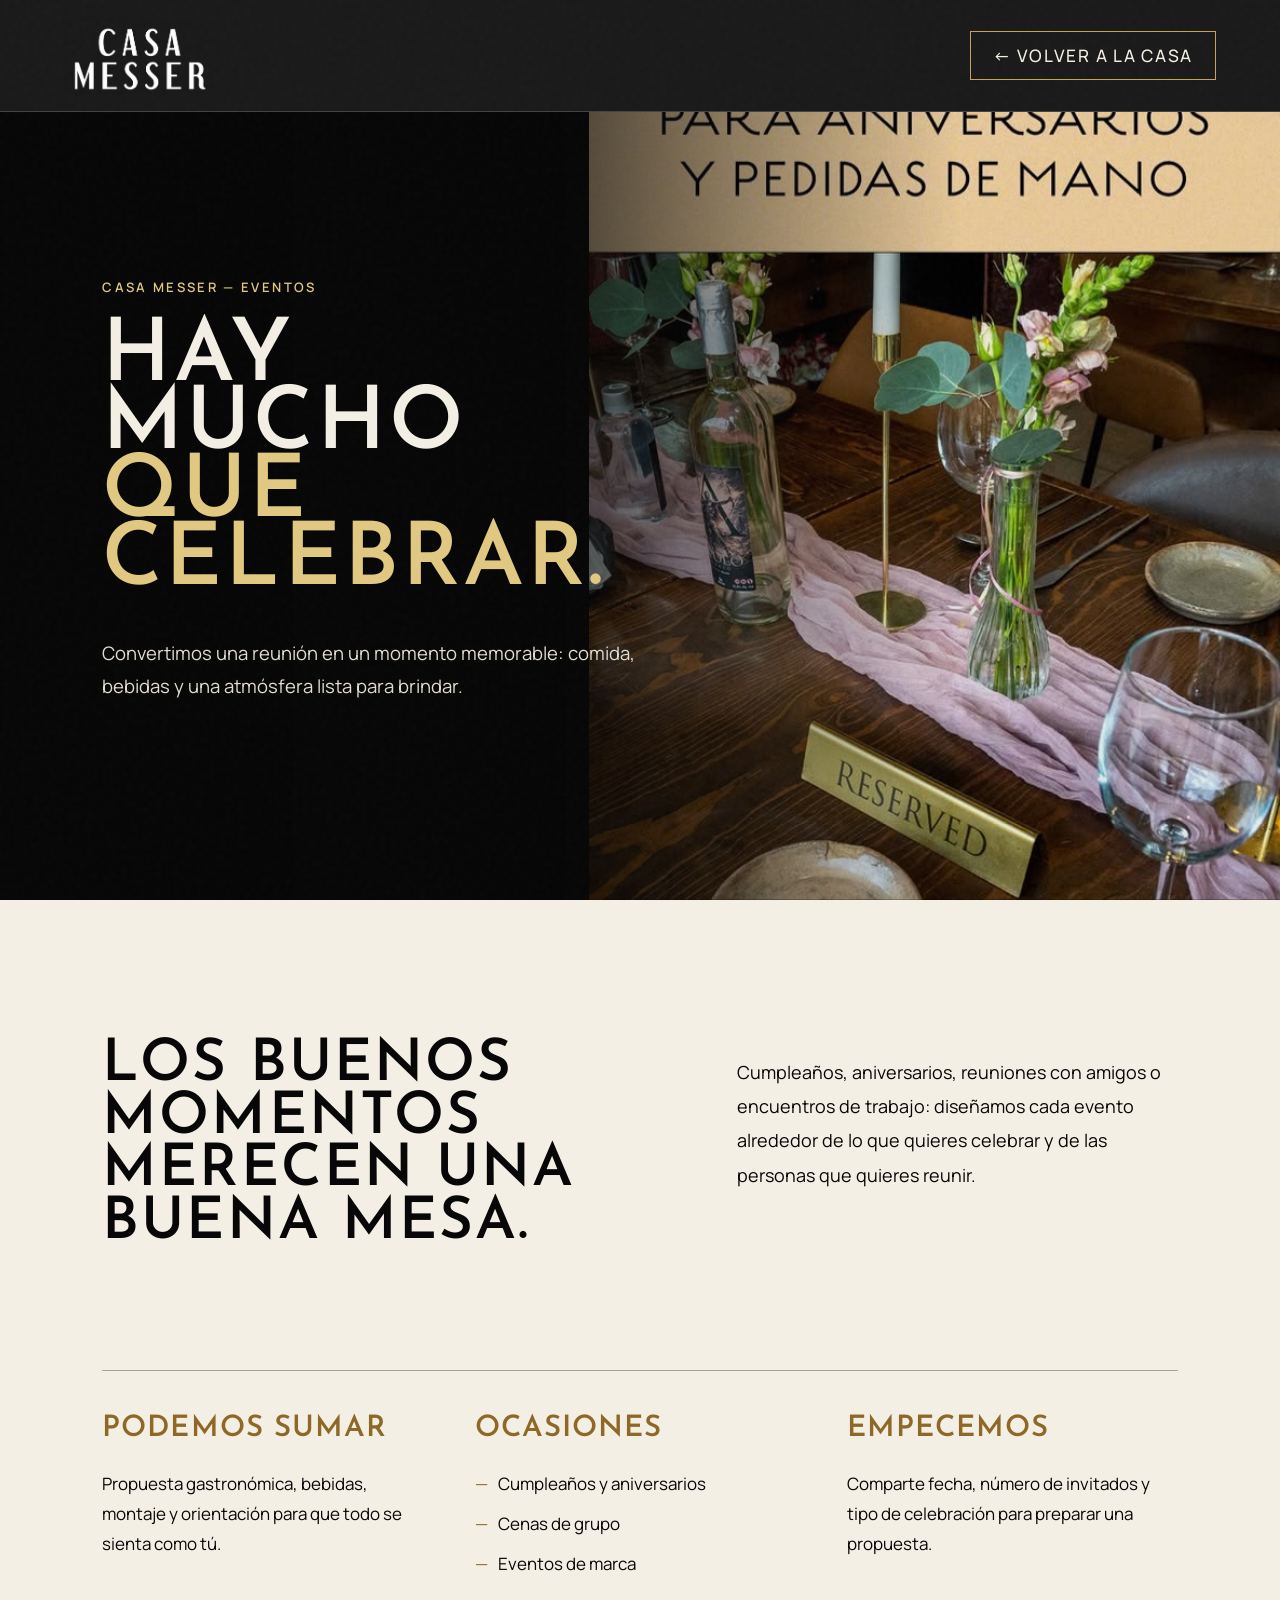
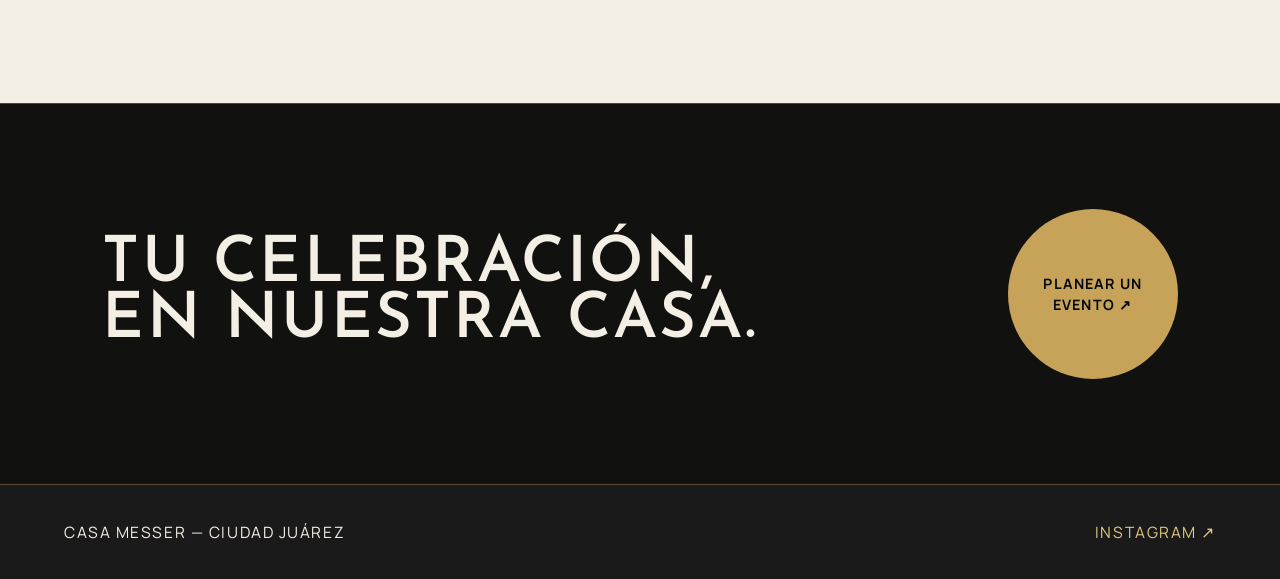
<file: eventos.html>
<!doctype html><html lang="es"><head><meta charset="utf-8"><meta name="viewport" content="width=device-width,initial-scale=1"><title>Eventos — Casa Messer</title><link rel="preconnect" href="https://fonts.googleapis.com"><link rel="preconnect" href="https://fonts.gstatic.com" crossorigin><link href="https://fonts.googleapis.com/css2?family=DM+Mono&family=Fraunces:opsz,wght@9..144,500;9..144,600&family=Manrope:wght@400;500;600&display=swap" rel="stylesheet"><link rel="stylesheet" href="pages.css"></head><body><header class="top"><a class="brand" href="index.html">CASA<br>MESSER<i>MEZCAL</i></a><a class="back" href="index.html#explora">← VOLVER A LA CASA</a></header><main><section class="hero-page"><div class="copy"><p class="eyebrow">CASA MESSER — EVENTOS</p><h1>Hay mucho<br><em>que celebrar.</em></h1><p class="lead">Convertimos una reunión en un momento memorable: comida, bebidas y una atmósfera lista para brindar.</p></div><img src="assets/instagram-celebracion.jpg" alt="Evento en Casa Messer"></section><section class="content"><div class="intro-grid"><h2>Los buenos momentos merecen una buena mesa.</h2><p>Cumpleaños, aniversarios, reuniones con amigos o encuentros de trabajo: diseñamos cada evento alrededor de lo que quieres celebrar y de las personas que quieres reunir.</p></div><div class="details"><div><h3>PODEMOS SUMAR</h3><p>Propuesta gastronómica, bebidas, montaje y orientación para que todo se sienta como tú.</p></div><div><h3>OCASIONES</h3><ul><li>Cumpleaños y aniversarios</li><li>Cenas de grupo</li><li>Eventos de marca</li></ul></div><div><h3>EMPECEMOS</h3><p>Comparte fecha, número de invitados y tipo de celebración para preparar una propuesta.</p></div></div><div class="callout"><h2>Tu celebración,<br>en nuestra casa.</h2><a href="https://www.instagram.com/casa.messer/" target="_blank">PLANEAR UN EVENTO ↗</a></div></section></main><footer><span>CASA MESSER — CIUDAD JUÁREZ</span><a href="https://www.instagram.com/casa.messer/">INSTAGRAM ↗</a></footer></body></html>
</file>
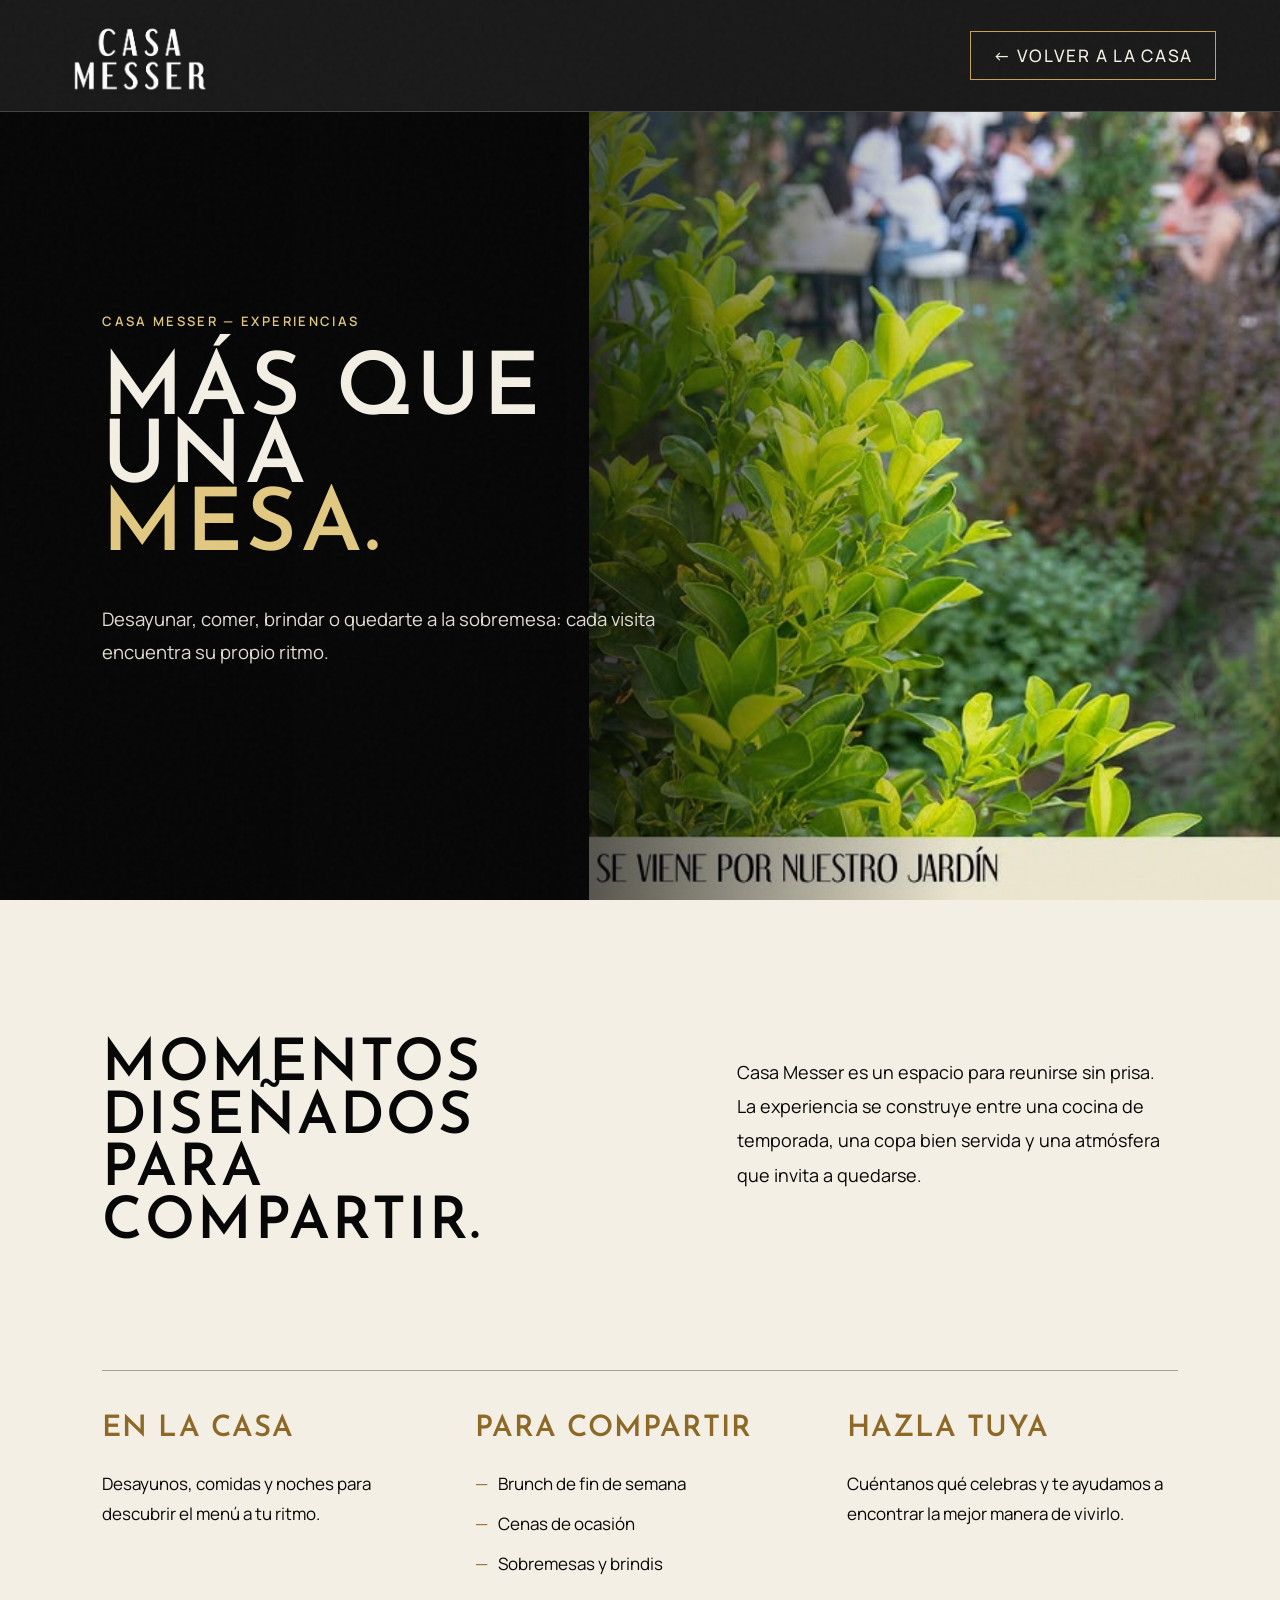
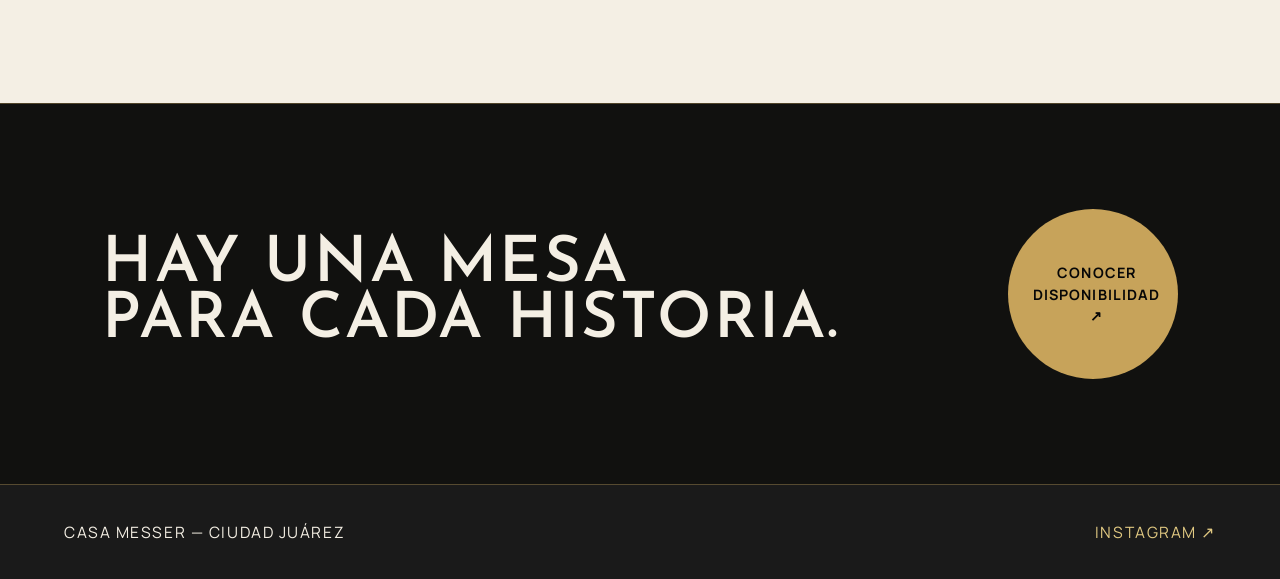
<file: experiencias.html>
<!doctype html><html lang="es"><head><meta charset="utf-8"><meta name="viewport" content="width=device-width,initial-scale=1"><title>Experiencias — Casa Messer</title><link rel="preconnect" href="https://fonts.googleapis.com"><link rel="preconnect" href="https://fonts.gstatic.com" crossorigin><link href="https://fonts.googleapis.com/css2?family=DM+Mono&family=Fraunces:opsz,wght@9..144,500;9..144,600&family=Manrope:wght@400;500;600&display=swap" rel="stylesheet"><link rel="stylesheet" href="pages.css"></head><body><header class="top"><a class="brand" href="index.html">CASA<br>MESSER<i>MEZCAL</i></a><a class="back" href="index.html#explora">← VOLVER A LA CASA</a></header><main><section class="hero-page"><div class="copy"><p class="eyebrow">CASA MESSER — EXPERIENCIAS</p><h1>Más que una<br><em>mesa.</em></h1><p class="lead">Desayunar, comer, brindar o quedarte a la sobremesa: cada visita encuentra su propio ritmo.</p></div><img src="assets/instagram-casa.jpg" alt="Ambiente Casa Messer"></section><section class="content"><div class="intro-grid"><h2>Momentos diseñados para compartir.</h2><p>Casa Messer es un espacio para reunirse sin prisa. La experiencia se construye entre una cocina de temporada, una copa bien servida y una atmósfera que invita a quedarse.</p></div><div class="details"><div><h3>EN LA CASA</h3><p>Desayunos, comidas y noches para descubrir el menú a tu ritmo.</p></div><div><h3>PARA COMPARTIR</h3><ul><li>Brunch de fin de semana</li><li>Cenas de ocasión</li><li>Sobremesas y brindis</li></ul></div><div><h3>HAZLA TUYA</h3><p>Cuéntanos qué celebras y te ayudamos a encontrar la mejor manera de vivirlo.</p></div></div><div class="callout"><h2>Hay una mesa<br>para cada historia.</h2><a href="https://www.instagram.com/casa.messer/" target="_blank">CONOCER DISPONIBILIDAD ↗</a></div></section></main><footer><span>CASA MESSER — CIUDAD JUÁREZ</span><a href="https://www.instagram.com/casa.messer/">INSTAGRAM ↗</a></footer></body></html>
</file>
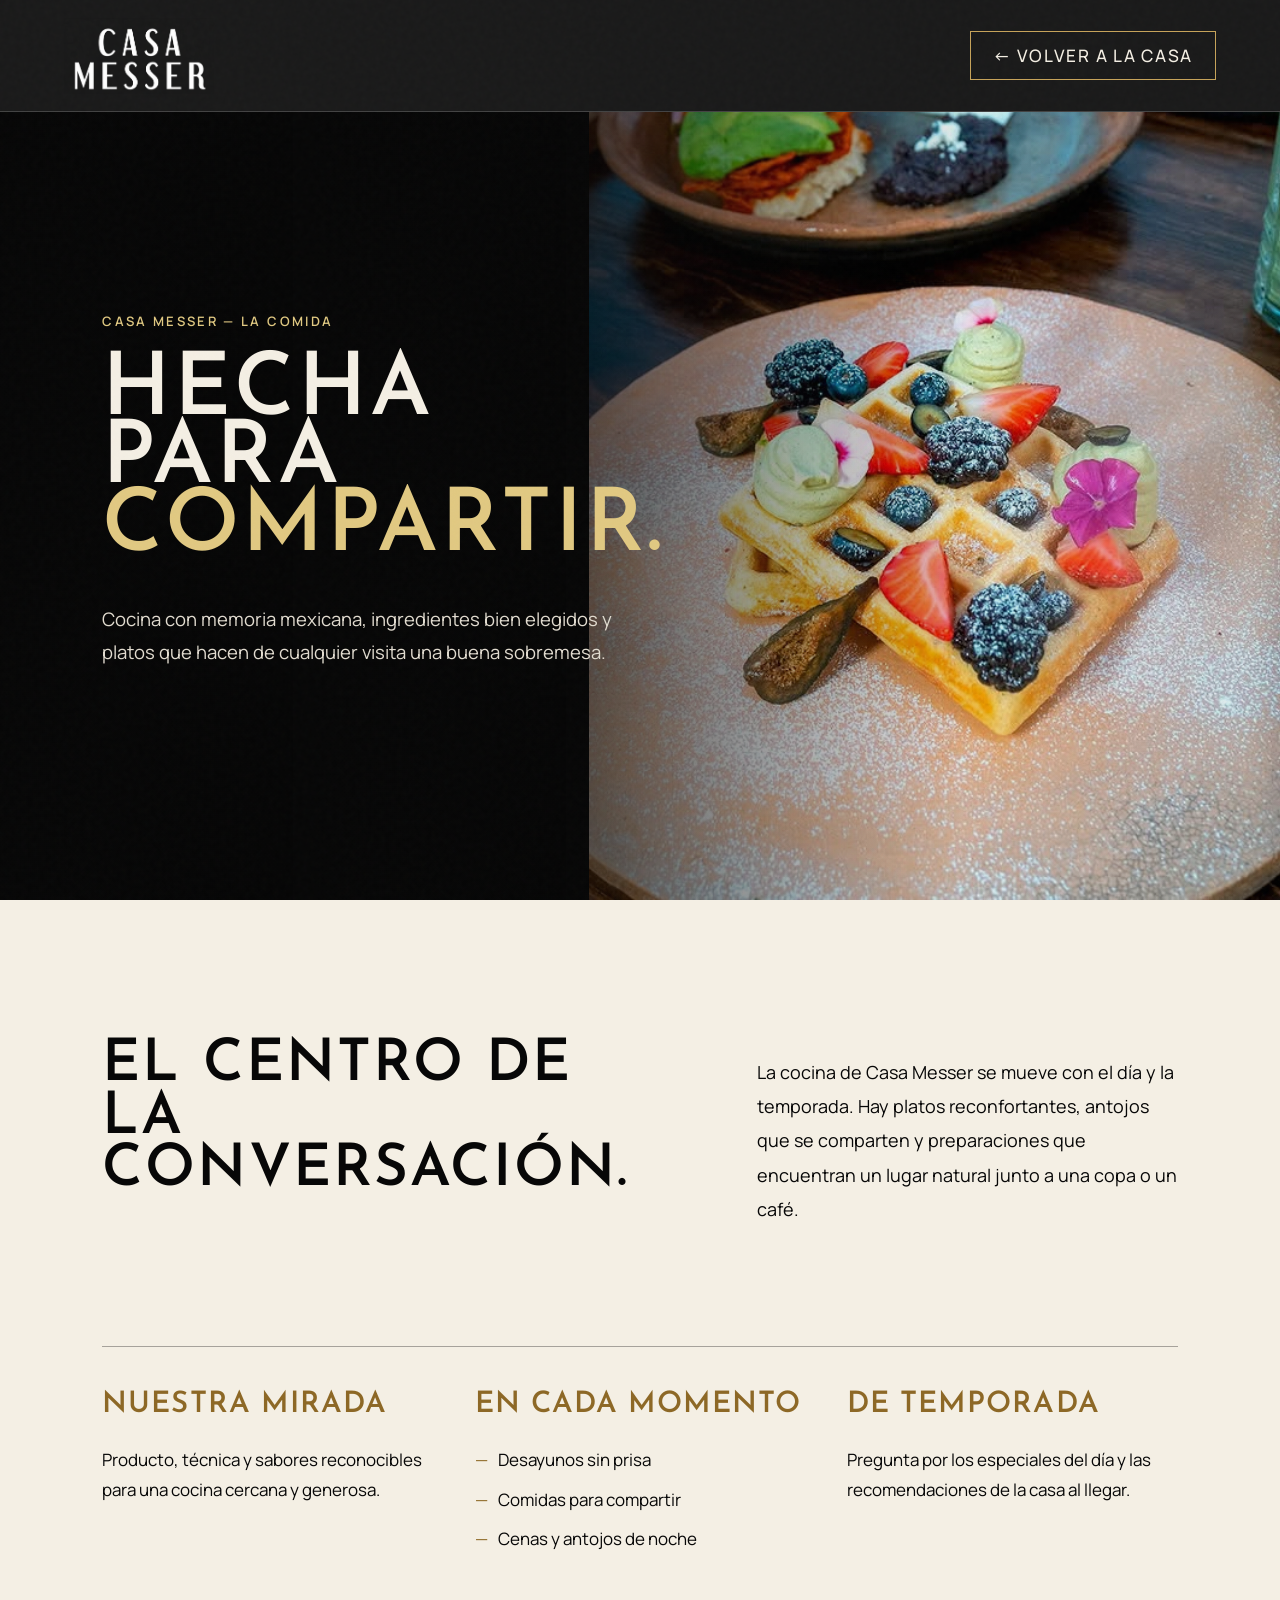
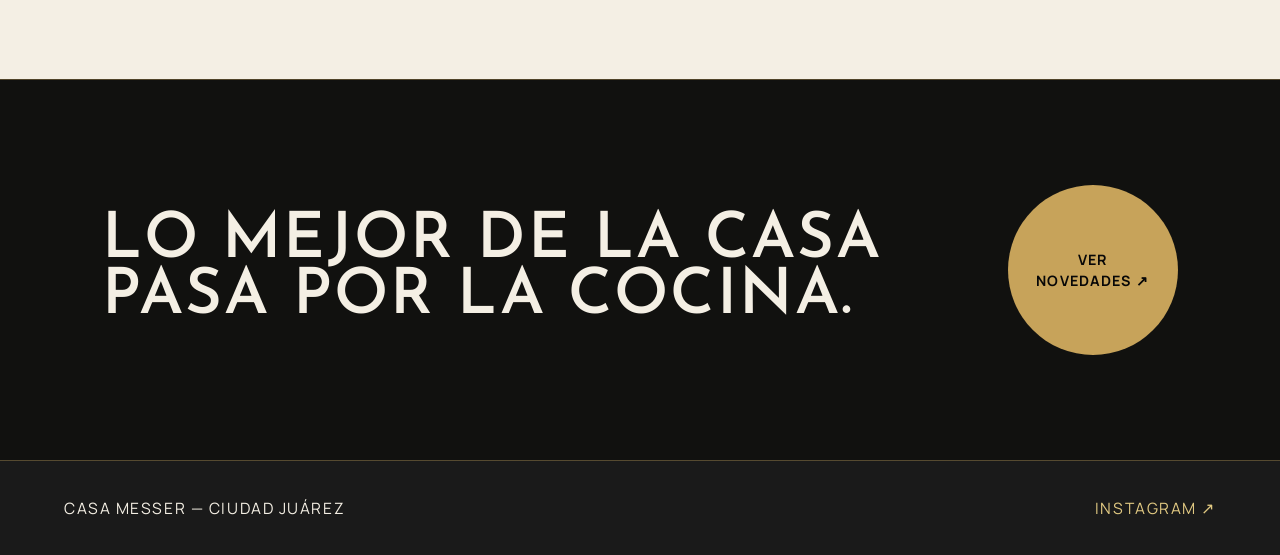
<file: la-comida.html>
<!doctype html><html lang="es"><head><meta charset="utf-8"><meta name="viewport" content="width=device-width,initial-scale=1"><title>La comida — Casa Messer</title><link rel="preconnect" href="https://fonts.googleapis.com"><link rel="preconnect" href="https://fonts.gstatic.com" crossorigin><link href="https://fonts.googleapis.com/css2?family=DM+Mono&family=Fraunces:opsz,wght@9..144,500;9..144,600&family=Manrope:wght@400;500;600&display=swap" rel="stylesheet"><link rel="stylesheet" href="pages.css"></head><body><header class="top"><a class="brand" href="index.html">CASA<br>MESSER<i>MEZCAL</i></a><a class="back" href="index.html#explora">← VOLVER A LA CASA</a></header><main><section class="hero-page"><div class="copy"><p class="eyebrow">CASA MESSER — LA COMIDA</p><h1>Hecha para<br><em>compartir.</em></h1><p class="lead">Cocina con memoria mexicana, ingredientes bien elegidos y platos que hacen de cualquier visita una buena sobremesa.</p></div><img src="assets/instagram-brunch.jpg" alt="Brunch de Casa Messer"></section><section class="content"><div class="intro-grid"><h2>El centro de la conversación.</h2><p>La cocina de Casa Messer se mueve con el día y la temporada. Hay platos reconfortantes, antojos que se comparten y preparaciones que encuentran un lugar natural junto a una copa o un café.</p></div><div class="details"><div><h3>NUESTRA MIRADA</h3><p>Producto, técnica y sabores reconocibles para una cocina cercana y generosa.</p></div><div><h3>EN CADA MOMENTO</h3><ul><li>Desayunos sin prisa</li><li>Comidas para compartir</li><li>Cenas y antojos de noche</li></ul></div><div><h3>DE TEMPORADA</h3><p>Pregunta por los especiales del día y las recomendaciones de la casa al llegar.</p></div></div><div class="callout"><h2>Lo mejor de la casa<br>pasa por la cocina.</h2><a href="https://www.instagram.com/casa.messer/" target="_blank">VER NOVEDADES ↗</a></div></section></main><footer><span>CASA MESSER — CIUDAD JUÁREZ</span><a href="https://www.instagram.com/casa.messer/">INSTAGRAM ↗</a></footer></body></html>
</file>
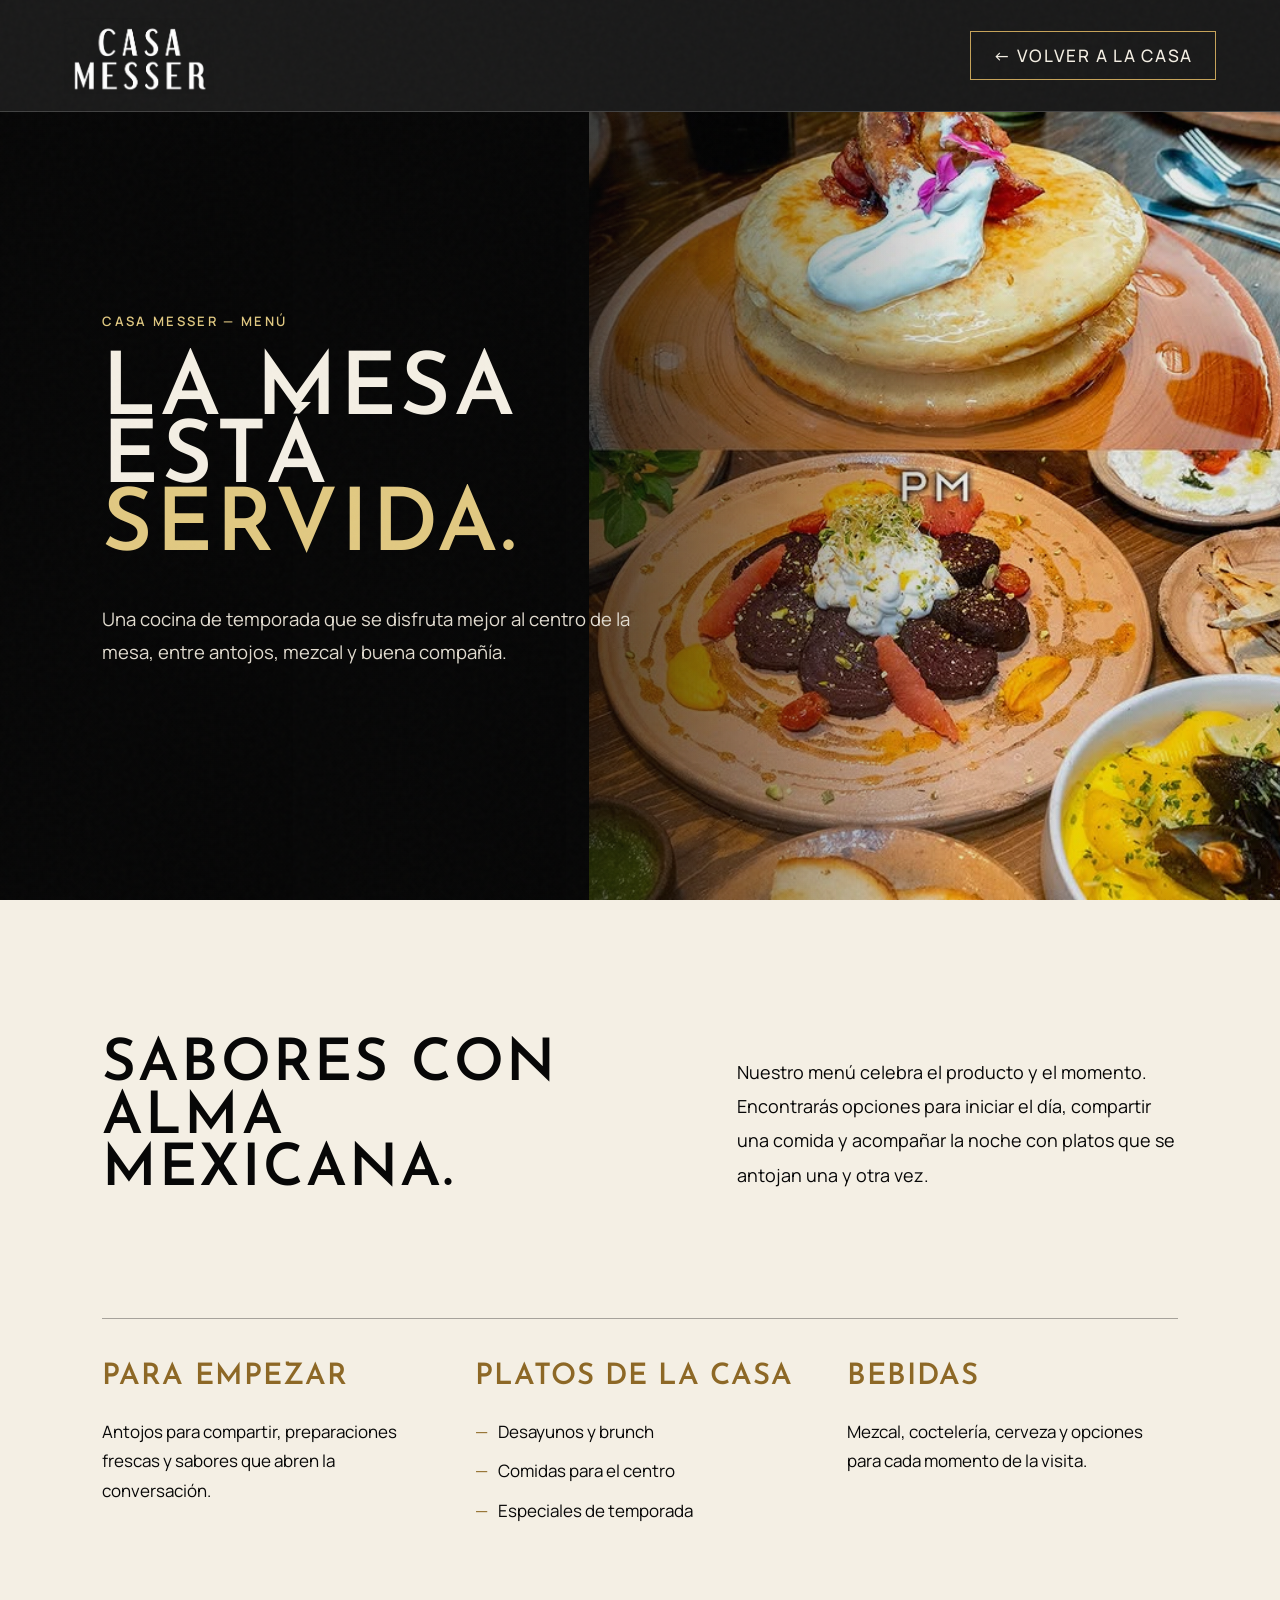
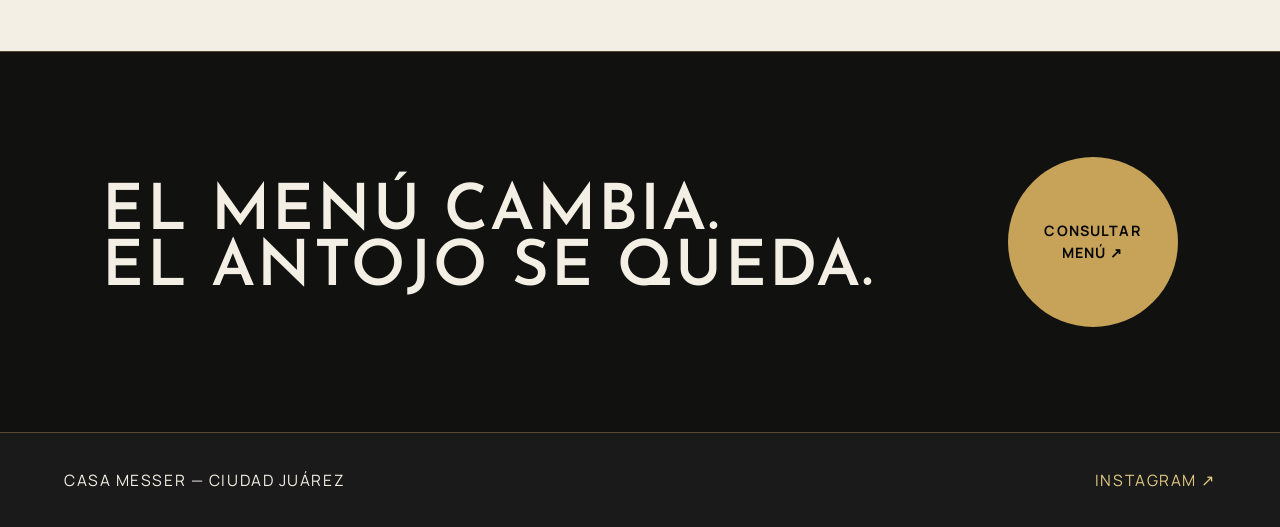
<file: menu.html>
<!doctype html><html lang="es"><head><meta charset="utf-8"><meta name="viewport" content="width=device-width,initial-scale=1"><title>Menú — Casa Messer</title><link rel="preconnect" href="https://fonts.googleapis.com"><link rel="preconnect" href="https://fonts.gstatic.com" crossorigin><link href="https://fonts.googleapis.com/css2?family=DM+Mono&family=Fraunces:opsz,wght@9..144,500;9..144,600&family=Manrope:wght@400;500;600&display=swap" rel="stylesheet"><link rel="stylesheet" href="pages.css"></head><body><header class="top"><a class="brand" href="index.html">CASA<br>MESSER<i>MEZCAL</i></a><a class="back" href="index.html#explora">← VOLVER A LA CASA</a></header><main><section class="hero-page"><div class="copy"><p class="eyebrow">CASA MESSER — MENÚ</p><h1>La mesa está<br><em>servida.</em></h1><p class="lead">Una cocina de temporada que se disfruta mejor al centro de la mesa, entre antojos, mezcal y buena compañía.</p></div><img src="assets/instagram-plato.jpg" alt="Platillo Casa Messer"></section><section class="content"><div class="intro-grid"><h2>Sabores con alma mexicana.</h2><p>Nuestro menú celebra el producto y el momento. Encontrarás opciones para iniciar el día, compartir una comida y acompañar la noche con platos que se antojan una y otra vez.</p></div><div class="details"><div><h3>PARA EMPEZAR</h3><p>Antojos para compartir, preparaciones frescas y sabores que abren la conversación.</p></div><div><h3>PLATOS DE LA CASA</h3><ul><li>Desayunos y brunch</li><li>Comidas para el centro</li><li>Especiales de temporada</li></ul></div><div><h3>BEBIDAS</h3><p>Mezcal, coctelería, cerveza y opciones para cada momento de la visita.</p></div></div><div class="callout"><h2>El menú cambia.<br>El antojo se queda.</h2><a href="https://www.instagram.com/casa.messer/" target="_blank">CONSULTAR MENÚ ↗</a></div></section></main><footer><span>CASA MESSER — CIUDAD JUÁREZ</span><a href="https://www.instagram.com/casa.messer/">INSTAGRAM ↗</a></footer></body></html>
</file>
<file: styles.css>
:root{--black:#070707;--black-soft:#10100f;--ivory:#f4efe4;--gold:#c7a35a;--gold-light:#e1c982;--line:rgba(199,163,90,.35);--serif:'Cormorant Garamond',Georgia,serif;--sans:'Montserrat',Arial,sans-serif;--mono:'Montserrat',Arial,sans-serif}*{box-sizing:border-box}html{scroll-behavior:smooth}body{margin:0;background:var(--black);color:var(--ivory);font-family:var(--sans);font-size:17px;overflow-x:hidden}.grain{pointer-events:none;z-index:20;position:fixed;inset:0;opacity:.055;background-image:url("data:image/svg+xml,%3Csvg viewBox='0 0 180 180' xmlns='http://www.w3.org/2000/svg'%3E%3Cfilter id='n'%3E%3CfeTurbulence type='fractalNoise' baseFrequency='.85' numOctaves='3' stitchTiles='stitch'/%3E%3C/filter%3E%3Crect width='100%25' height='100%25' filter='url(%23n)' opacity='.5'/%3E%3C/svg%3E")}.nav{height:112px;padding:18px 5vw;display:flex;align-items:center;justify-content:space-between;position:absolute;z-index:5;width:100%;border-bottom:1px solid rgba(255,255,255,.16)}.brand{display:block;width:118px;height:76px;overflow:hidden;background:#f6f0dd}.brand img{width:100%;height:100%;object-fit:cover;display:block}.nav nav{display:flex;gap:clamp(22px,3vw,52px)}.nav a{color:var(--ivory);text-decoration:none}.nav nav a{font-size:13px;text-transform:uppercase;letter-spacing:.12em;padding:15px 0;position:relative}.nav nav a:after{content:'';position:absolute;left:0;bottom:7px;width:0;height:1px;background:var(--gold);transition:width .3s}.nav nav a:hover:after{width:100%}.nav-cta{border:1px solid var(--gold);padding:15px 22px;text-transform:uppercase;font-size:12px;letter-spacing:.12em;transition:.3s}.nav-cta:hover{background:var(--gold);color:var(--black)}.nav-cta span{font-size:16px;margin-left:7px}.hero{min-height:100vh;background:var(--black);color:var(--ivory);position:relative;display:grid;grid-template-columns:.9fr 1.1fr;align-items:stretch}.hero:after{content:'';position:absolute;inset:0;background:linear-gradient(90deg,rgba(7,7,7,.98) 0%,rgba(7,7,7,.72) 42%,rgba(7,7,7,.08) 75%),linear-gradient(0deg,rgba(7,7,7,.65),transparent 45%);pointer-events:none}.hero-copy{z-index:2;align-self:center;padding:180px 0 110px 8vw;min-width:720px}.eyebrow{font:600 13px/1.5 var(--sans);text-transform:uppercase;letter-spacing:.2em;color:var(--gold-light);margin:0 0 29px}.hero h1,.section-head h2,.visit h2{font:500 clamp(72px,9vw,142px)/.76 var(--serif);letter-spacing:-.045em;margin:0}.hero em,h2 em,blockquote em{font-weight:500;color:var(--gold-light)}.intro{max-width:560px;font-size:clamp(17px,1.5vw,22px);line-height:1.7;margin:42px 0;color:#e5dfd4}.text-link{font-size:13px;color:var(--ivory);text-decoration:none;text-transform:uppercase;letter-spacing:.16em;border-bottom:1px solid var(--gold);padding-bottom:12px;display:inline-flex;gap:35px}.hero-image{min-height:100vh;position:relative}.hero-image img,.experience-card img,.gallery img{width:100%;height:100%;object-fit:cover;display:block}.image-label{position:absolute;z-index:3;bottom:8vh;left:0;background:var(--gold);color:var(--black);padding:20px 28px;font:600 13px/1.55 var(--sans);text-transform:uppercase;letter-spacing:.1em}.hero-stamp{z-index:3;font:600 10px/1.45 var(--sans);letter-spacing:.13em;text-align:center;position:absolute;bottom:7vh;right:5vw;width:86px;height:86px;border:1px solid var(--gold-light);border-radius:50%;padding-top:19px;color:var(--gold-light);transform:rotate(9deg)}.hero-stamp strong{font-size:13px}.manifesto{background:var(--ivory);color:var(--black);padding:150px 8vw;display:grid;grid-template-columns:.35fr 1.5fr 1fr;gap:7vw}.vertical-label{font:600 12px var(--sans);writing-mode:vertical-rl;transform:rotate(180deg);letter-spacing:.17em;margin:0;color:#7f6839}.manifesto-title p{font-size:16px;text-transform:uppercase;letter-spacing:.12em;margin:0 0 14px}.manifesto h2{font:500 clamp(56px,6.2vw,98px)/.86 var(--serif);letter-spacing:-.05em;margin:0}.manifesto h2 em{color:#9a742f}.manifesto-copy{padding-top:85px;font-size:17px;line-height:1.85}.manifesto-copy p+p{margin-top:28px}.experiences{background:var(--black-soft);padding:130px 8vw 150px;color:var(--ivory)}.section-head{display:flex;justify-content:space-between;align-items:flex-start}.section-head h2{font-size:clamp(65px,7vw,110px)}.experience-grid{display:grid;grid-template-columns:1.3fr 1fr 1fr;gap:30px;margin-top:86px;align-items:end}.experience-card{overflow:hidden}.experience-card img{height:360px;filter:saturate(.8) contrast(1.05);transition:transform .7s,filter .7s}.experience-card.featured img{height:500px}.experience-card:hover img{transform:scale(1.035);filter:saturate(1)}.experience-card div{border-top:1px solid var(--line);padding-top:20px;margin-top:22px}.experience-card p{font:600 12px var(--sans);color:var(--gold);letter-spacing:.18em;margin:0 0 24px}.experience-card h3{font:500 46px var(--serif);margin:0 0 10px}.experience-card span{font-size:16px;line-height:1.6;display:block;max-width:350px;color:#cfc8bd}.quote{background:var(--black);padding:155px 8vw 145px;text-align:center;position:relative}.quote-mark{font:140px/.45 var(--serif);color:var(--gold);height:65px}.quote blockquote{font:500 clamp(54px,6.7vw,104px)/.88 var(--serif);letter-spacing:-.045em;margin:0}.quote p{font:600 12px var(--sans);letter-spacing:.2em;color:var(--gold);margin-top:45px}.gallery{min-height:620px;display:grid;grid-template-columns:1fr 1.55fr .75fr;background:var(--gold);color:var(--black)}.gallery-a{height:500px;align-self:end}.gallery-b{height:620px}.gallery-note{padding:48px 30px;display:flex;justify-content:space-between;flex-direction:column;font:500 16px/1.7 var(--sans)}.gallery-note p{margin:0}.gallery-note a{font-size:13px;color:var(--black);text-decoration:none;border-bottom:1px solid var(--black);padding-bottom:9px;width:max-content;text-transform:uppercase;letter-spacing:.08em}.visit{background:var(--ivory);color:var(--black);padding:140px 8vw 115px}.visit .eyebrow{color:#8c692c}.visit-details{margin-top:86px;border-top:1px solid rgba(0,0,0,.3);padding-top:28px;display:grid;grid-template-columns:1fr 180px 1fr;align-items:center;gap:30px;font-size:16px;line-height:1.7}.visit-details p:last-child{text-align:right}.round-cta{width:160px;height:160px;justify-self:center;border-radius:50%;background:var(--gold);color:var(--black);display:grid;place-content:center;text-align:center;text-decoration:none;font:600 13px/1.7 var(--sans);letter-spacing:.12em;transition:transform .3s,background .3s}.round-cta:hover{transform:rotate(8deg) scale(1.04);background:var(--gold-light)}.round-cta span{font-size:28px}footer{background:var(--black);border-top:1px solid var(--line);color:var(--ivory);padding:38px 5vw;display:flex;align-items:center;justify-content:space-between;font-size:12px;text-transform:uppercase;letter-spacing:.12em}footer .brand{width:92px;height:62px}footer a{color:var(--ivory);text-decoration:none}@media(max-width:850px){body{font-size:16px}.nav{height:90px;padding:13px 6vw}.nav .brand{width:96px;height:64px}.nav nav{display:none}.nav-cta{font-size:11px;padding:12px}.hero{min-height:850px;display:block}.hero:after{background:linear-gradient(0deg,rgba(7,7,7,.95) 5%,rgba(7,7,7,.34) 65%,rgba(7,7,7,.12))}.hero-copy{position:absolute;z-index:4;left:0;bottom:0;padding:130px 7vw 80px;min-width:0;width:100%}.hero h1{font-size:clamp(68px,20vw,100px)}.intro{font-size:17px;max-width:440px;margin:30px 0}.hero-image{min-height:850px}.hero-stamp{display:none}.image-label{top:120px;bottom:auto;left:auto;right:0}.manifesto{padding:100px 7vw;grid-template-columns:24px 1fr;gap:22px}.manifesto-copy{grid-column:2;padding-top:18px}.experiences{padding:95px 7vw}.section-head{display:block}.section-head h2{font-size:64px}.experience-grid{display:block;margin-top:60px}.experience-card{margin-bottom:58px}.experience-card.featured img,.experience-card img{height:430px}.gallery{grid-template-columns:1fr 1fr;min-height:0}.gallery-a{height:320px}.gallery-b{height:430px}.gallery-note{grid-column:1/3;min-height:180px}.visit{padding:95px 7vw 80px}.visit h2{font-size:70px}.visit-details{grid-template-columns:1fr 1fr;margin-top:58px}.round-cta{grid-column:1/3;grid-row:2}.visit-details p:last-child{text-align:right}footer{padding:30px 6vw}footer p{display:none}}@media(max-width:480px){.hero h1{font-size:65px}.hero{min-height:760px}.hero-image{min-height:760px}.image-label{display:none}.manifesto h2{font-size:52px}.section-head h2,.visit h2{font-size:56px}.experience-card.featured img,.experience-card img{height:360px}.gallery-a{height:240px}.gallery-b{height:330px}.round-cta{width:145px;height:145px}}
</file>
<file: explore.css>
.explore {
  padding: 130px 0 105px;
  overflow: hidden;
  background: var(--ivory);
  color: var(--black);
}

.explore-head {
  display: flex;
  justify-content: space-between;
  align-items: flex-start;
  margin: 0 8vw 72px;
}

.explore-head .eyebrow { color: #8c692c; }

.explore-head h2 {
  margin: 0;
  font: 500 clamp(62px, 7vw, 105px)/.86 var(--display, var(--serif));
  letter-spacing: .015em;
}

.explore-head em {
  color: #9a742f;
  font-weight: 500;
}

.explore-grid {
  display: flex;
  gap: 28px;
  padding: 0 8vw 18px;
  overflow-x: auto;
  overscroll-behavior-inline: contain;
  scroll-behavior: smooth;
  scroll-snap-type: x mandatory;
  scrollbar-width: none;
  cursor: grab;
}

.explore-grid::-webkit-scrollbar { display: none; }
.explore-grid:active { cursor: grabbing; }
.explore-grid:focus-visible { outline: 2px solid var(--gold); outline-offset: 5px; }

.explore-card,
.explore-card.wide {
  position: relative;
  flex: 0 0 clamp(300px, 35vw, 540px);
  height: clamp(480px, 53vw, 680px);
  overflow: hidden;
  color: var(--ivory);
  text-decoration: none;
  background: var(--black);
  scroll-snap-align: center;
}

.explore-card img {
  width: 100%;
  height: 100%;
  object-fit: cover;
  display: block;
  filter: saturate(.82) contrast(1.04);
  transition: transform .7s ease, filter .7s ease;
}

.explore-card::after {
  content: "";
  position: absolute;
  inset: 0;
  background: linear-gradient(0deg, rgba(0,0,0,.9) 0%, rgba(0,0,0,.3) 45%, transparent 72%);
  border: 1px solid rgba(199,163,90,.18);
  pointer-events: none;
}

.explore-card:hover img,
.explore-card:focus-visible img {
  transform: scale(1.045);
  filter: saturate(1) contrast(1.02);
}

.explore-card:focus-visible { outline: 3px solid var(--gold); outline-offset: -3px; }

.explore-card span {
  position: absolute;
  z-index: 2;
  left: 32px;
  right: 32px;
  bottom: 36px;
  font: 600 clamp(38px, 4vw, 62px)/.92 var(--display, var(--serif));
  letter-spacing: .025em;
  text-align: center;
}

.explore-card span::after {
  content: "DESCUBRIR";
  display: block;
  width: max-content;
  margin: 24px auto 0;
  padding: 14px 22px;
  background: var(--gold);
  color: var(--black);
  font: 600 13px/1 var(--sans);
  letter-spacing: .12em;
}

.explore-card b { display: none; }

.carousel-controls {
  display: flex;
  justify-content: center;
  gap: 18px;
  margin-top: 34px;
}

.carousel-button {
  width: 68px;
  height: 68px;
  border: 1px solid var(--black);
  border-radius: 50%;
  background: transparent;
  color: var(--black);
  font: 400 25px/1 var(--sans);
  cursor: pointer;
  transition: background .25s ease, color .25s ease, transform .25s ease;
}

.carousel-button:hover,
.carousel-button:focus-visible {
  background: var(--black);
  color: var(--gold-light);
  transform: scale(1.06);
}

.carousel-button:focus-visible { outline: 2px solid var(--gold); outline-offset: 3px; }

@media (max-width: 850px) {
  .explore { padding: 95px 0 80px; }
  .explore-head { display: block; margin: 0 7vw 48px; }
  .explore-head h2 { font-size: 60px; }
  .explore-grid { gap: 16px; padding-inline: 7vw; }
  .explore-card,
  .explore-card.wide { flex-basis: min(76vw, 470px); height: 590px; }
}

@media (max-width: 480px) {
  .explore-head h2 { font-size: 52px; }
  .explore-card,
  .explore-card.wide { flex-basis: 84vw; height: 510px; }
  .explore-card span { left: 20px; right: 20px; bottom: 28px; font-size: 39px; }
  .carousel-button { width: 58px; height: 58px; }
}

@media (prefers-reduced-motion: reduce) {
  .explore-grid { scroll-behavior: auto; }
  .explore-card img,
  .carousel-button { transition: none; }
}
</file>
<file: overrides.css>
.manifesto,.experience-card,.quote,.visit{opacity:0;transform:translateY(28px);transition:opacity .8s ease,transform .8s ease}.manifesto.in-view,.experience-card.in-view,.quote.in-view,.visit.in-view{opacity:1;transform:none}@media(prefers-reduced-motion:reduce){html{scroll-behavior:auto}.manifesto,.experience-card,.quote,.visit{opacity:1;transform:none;transition:none}}
</file>
<file: fonts.css>
@font-face {
  font-family: "Josefin Sans";
  src: url("assets/fonts/josefin-sans-600.ttf") format("truetype");
  font-style: normal;
  font-weight: 600;
  font-display: swap;
}
</file>
<file: typography.css>
:root {
  --display: "Josefin Sans", Arial, sans-serif;
  --serif: "Oswald", "Arial Narrow", Arial, sans-serif;
  --sans: "Oswald", "Arial Narrow", Arial, sans-serif;
  --mono: "Oswald", "Arial Narrow", Arial, sans-serif;
}

body,
button,
input,
textarea,
select {
  font-family: var(--sans);
  text-transform: none;
}

p,
a,
span,
blockquote,
.eyebrow,
.vertical-label,
.nav-cta,
.nav nav a {
  text-transform: none;
}

h1,
h2,
h3,
.experience-card h3,
.explore-card span {
  font-family: var(--display);
  font-style: normal;
  font-weight: 500;
  letter-spacing: 0.035em;
  text-transform: uppercase;
}

h1 em,
h2 em,
h3 em {
  font-family: inherit;
  font-style: normal;
  text-transform: uppercase;
}

.hero h1 {
  font-size: clamp(57.6px, 7.2vw, 113.6px);
}

.manifesto h2 {
  font-size: clamp(44.8px, 4.96vw, 78.4px);
}

.experiences .section-head h2 {
  font-size: clamp(52px, 5.6vw, 88px);
}

.explore-head h2 {
  font-size: clamp(49.6px, 5.6vw, 84px);
}

.visit h2 {
  font-size: clamp(57.6px, 7.2vw, 113.6px);
}

.intro,
.manifesto-copy,
.experience-card span:not(.explore-card span),
.gallery-note,
.visit-details {
  letter-spacing: 0.025em;
}

.brand {
  width: 150px;
  height: 76px;
  background: #191919;
}

.brand img {
  object-fit: contain;
}

.nav {
  background: #1a1a1a;
}

.nav-cta {
  font-size: 15.84px;
}

.nav nav a {
  font-size: 15.6px;
}

.round-cta {
  font-size: 14.3px;
}

.carousel-button {
  font-size: 27.5px;
}

.explore-card span::after {
  font-size: 14.3px;
}

.explore-card > span {
  font-size: clamp(30.4px, 3.2vw, 49.6px);
}

.manifesto .vertical-label {
  font-size: 15px;
}

.experiences .eyebrow,
.explore .eyebrow {
  font-size: 16.25px;
}

footer .brand {
  width: 125px;
  height: 62px;
}

footer {
  background: #1a1a1a;
  font-size: 14.4px;
}

.back-to-top {
  position: fixed;
  right: 28px;
  bottom: 28px;
  z-index: 30;
  width: 76px;
  height: 76px;
  display: grid;
  place-content: center;
  gap: 2px;
  border: 1px solid var(--gold);
  border-radius: 50%;
  background: #1a1a1a;
  color: var(--gold-light);
  box-shadow: 0 12px 35px rgba(0, 0, 0, 0.3);
  cursor: pointer;
  opacity: 1;
  visibility: visible;
  transform: none;
  transition: opacity .3s ease, visibility .3s ease, transform .3s ease, background .25s ease;
}

.back-to-top.is-visible {
  opacity: 1;
  visibility: visible;
  transform: none;
}

.back-to-top:hover,
.back-to-top:focus-visible {
  background: var(--gold);
  color: var(--black);
}

.back-to-top:focus-visible {
  outline: 2px solid var(--gold-light);
  outline-offset: 4px;
}

.back-to-top span { font-size: 25px; line-height: .8; }
.back-to-top small { font: 600 10px/1 var(--sans); letter-spacing: .12em; }

@media (max-width: 850px) {
  .nav .brand {
    width: 116px;
    height: 60px;
  }

  .hero h1 {
    font-size: clamp(54.4px, 16vw, 80px);
  }

  .experiences .section-head h2 {
    font-size: 51.2px;
  }

  .explore-head h2 {
    font-size: 48px;
  }

  .visit h2 {
    font-size: 56px;
  }

  .nav-cta {
    font-size: 14.52px;
  }
}

@media (max-width: 480px) {
  .hero h1 {
    font-size: 52px;
  }

  .experiences .section-head h2,
  .visit h2 {
    font-size: 44.8px;
  }

  .explore-head h2 {
    font-size: 41.6px;
  }

  .explore-card > span {
    font-size: 31.2px;
  }


  .back-to-top {
    right: 18px;
    bottom: 18px;
    width: 66px;
    height: 66px;
  }
}

@media (prefers-reduced-motion: reduce) {
  .back-to-top { transition: none; }
}
</file>
<file: pages.css>
@import url("fonts.css");
@import url("pages-base.css");

h1,
h2,
h3,
.hero-page h1,
.intro-grid h2,
.details h3,
.callout h2 {
  font-family: "Josefin Sans", Arial, sans-serif;
  font-style: normal;
  font-weight: 600;
  letter-spacing: 0.035em;
  text-transform: uppercase;
}

h1 em,
h2 em,
h3 em {
  font-family: inherit;
  font-style: normal;
  font-weight: inherit;
  text-transform: uppercase;
}

.hero-page h1 {
  font-size: clamp(57.6px, 6.8vw, 110.4px);
}

.intro-grid h2 {
  font-size: clamp(43.2px, 4.56vw, 73.6px);
}

.callout h2 {
  font-size: clamp(41.6px, 4.96vw, 78.4px);
}

.top {
  background: #1a1a1a;
}

.back,
.callout a {
  font-size: 14.3px;
}

.top .back {
  font-size: 17.16px;
}

footer {
  background: #1a1a1a;
  font-size: 15.6px;
  align-items: center;
}

.footer-brand {
  display: block;
  width: 125px;
  height: 62px;
  flex: 0 0 auto;
  background: #191919;
}

.footer-brand img {
  display: block;
  width: 100%;
  height: 100%;
  object-fit: contain;
}

.back-to-top {
  position: fixed;
  right: 28px;
  bottom: 28px;
  z-index: 30;
  width: 76px;
  height: 76px;
  display: grid;
  place-content: center;
  gap: 2px;
  border: 1px solid var(--gold);
  border-radius: 50%;
  background: #1a1a1a;
  color: var(--gold-light);
  box-shadow: 0 12px 35px rgba(0,0,0,.3);
  cursor: pointer;
  opacity: 1;
  visibility: visible;
  transform: none;
  transition: opacity .3s ease, visibility .3s ease, transform .3s ease, background .25s ease;
}

.back-to-top.is-visible { opacity: 1; visibility: visible; transform: none; }
.back-to-top:hover, .back-to-top:focus-visible { background: var(--gold); color: var(--ink); }
.back-to-top:focus-visible { outline: 2px solid var(--gold-light); outline-offset: 4px; }
.back-to-top span { font-size: 25px; line-height: .8; }
.back-to-top small { font: 600 10px/1 var(--sans); letter-spacing: .12em; }

@media (max-width: 600px) {
  .back-to-top { right: 18px; bottom: 18px; width: 66px; height: 66px; }
  footer { align-items: flex-start; }
  .footer-brand { width: 110px; height: 55px; }
}

@media (prefers-reduced-motion: reduce) {
  .back-to-top { transition: none; }
}

@media (max-width: 900px) {
  .hero-page h1 {
    font-size: clamp(52.8px, 12.8vw, 86.4px);
  }

  .intro-grid h2 {
    font-size: clamp(41.6px, 8vw, 60.8px);
  }
}

@media (max-width: 600px) {
  .hero-page h1 {
    font-size: clamp(45.6px, 14.4vw, 66.4px);
  }

  .intro-grid h2 {
    font-size: 39.2px;
  }

  .callout h2 {
    font-size: 41.6px;
  }
}
</file>
